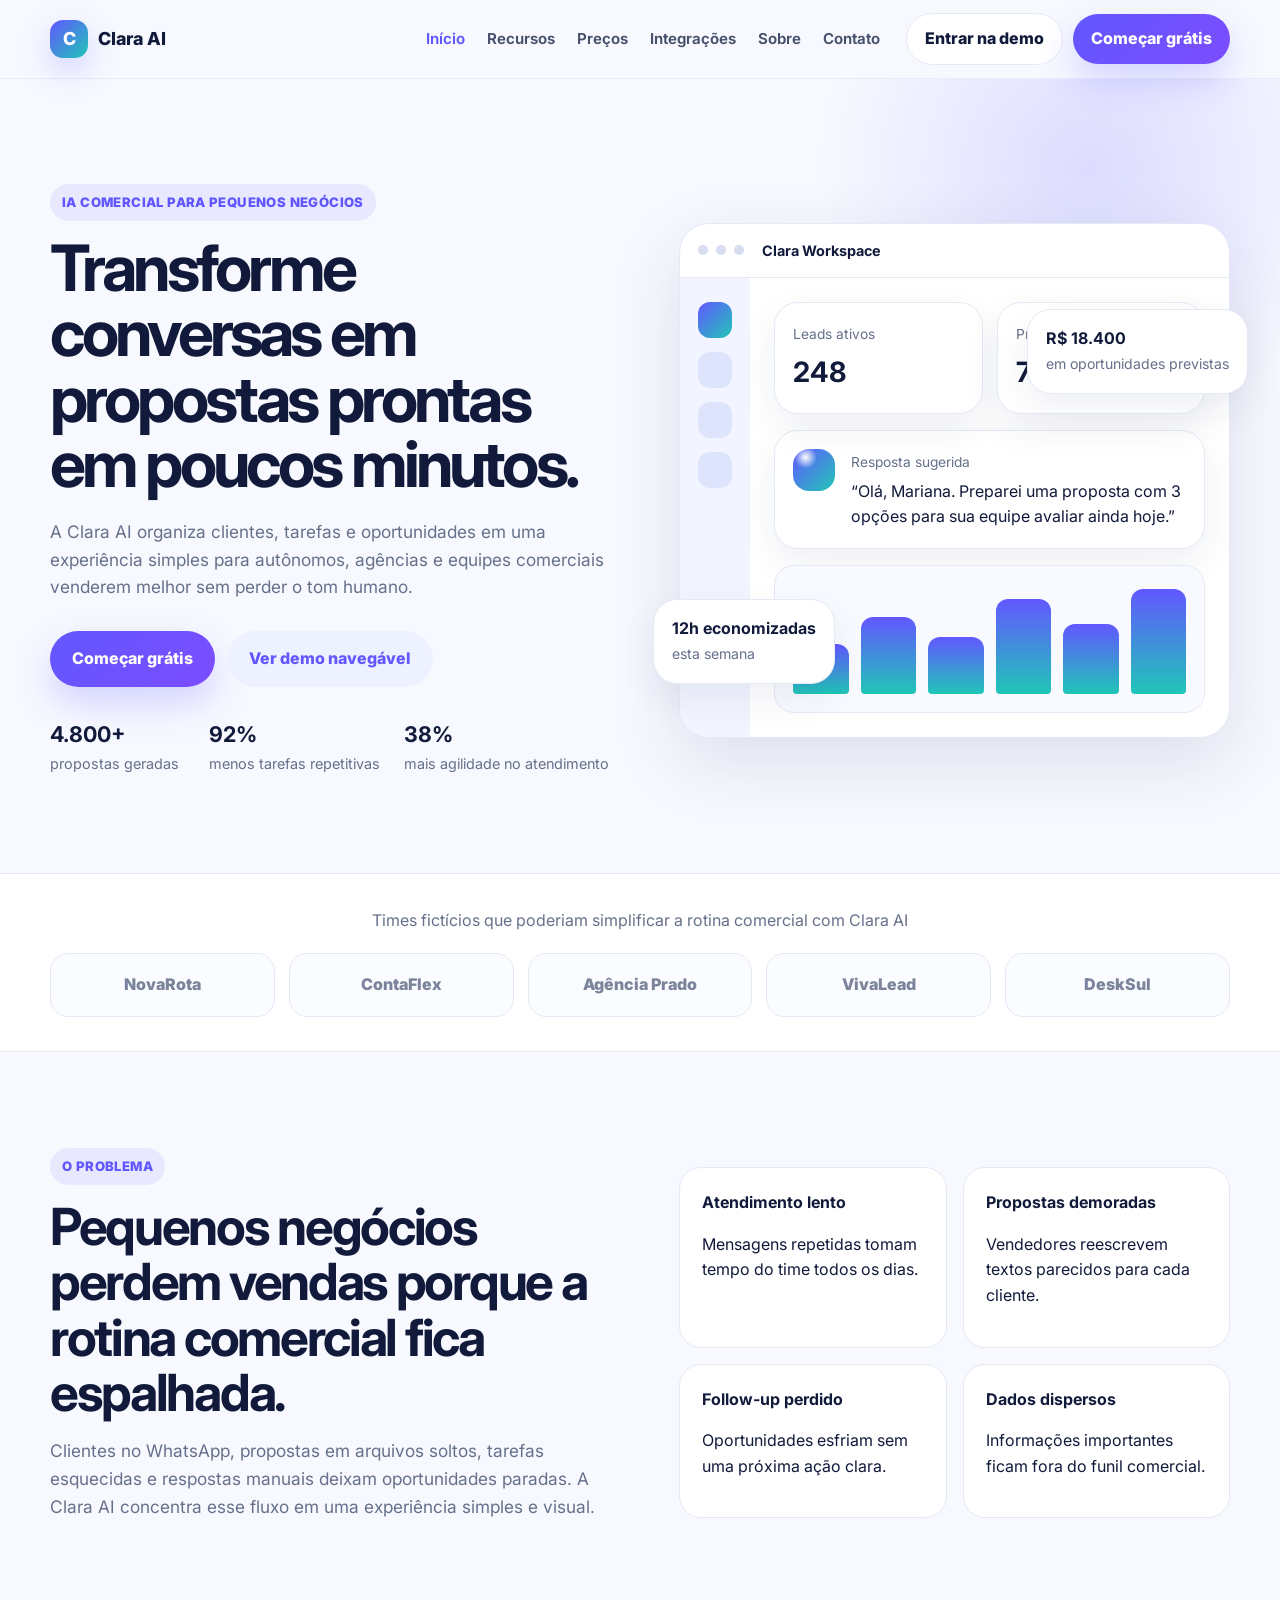
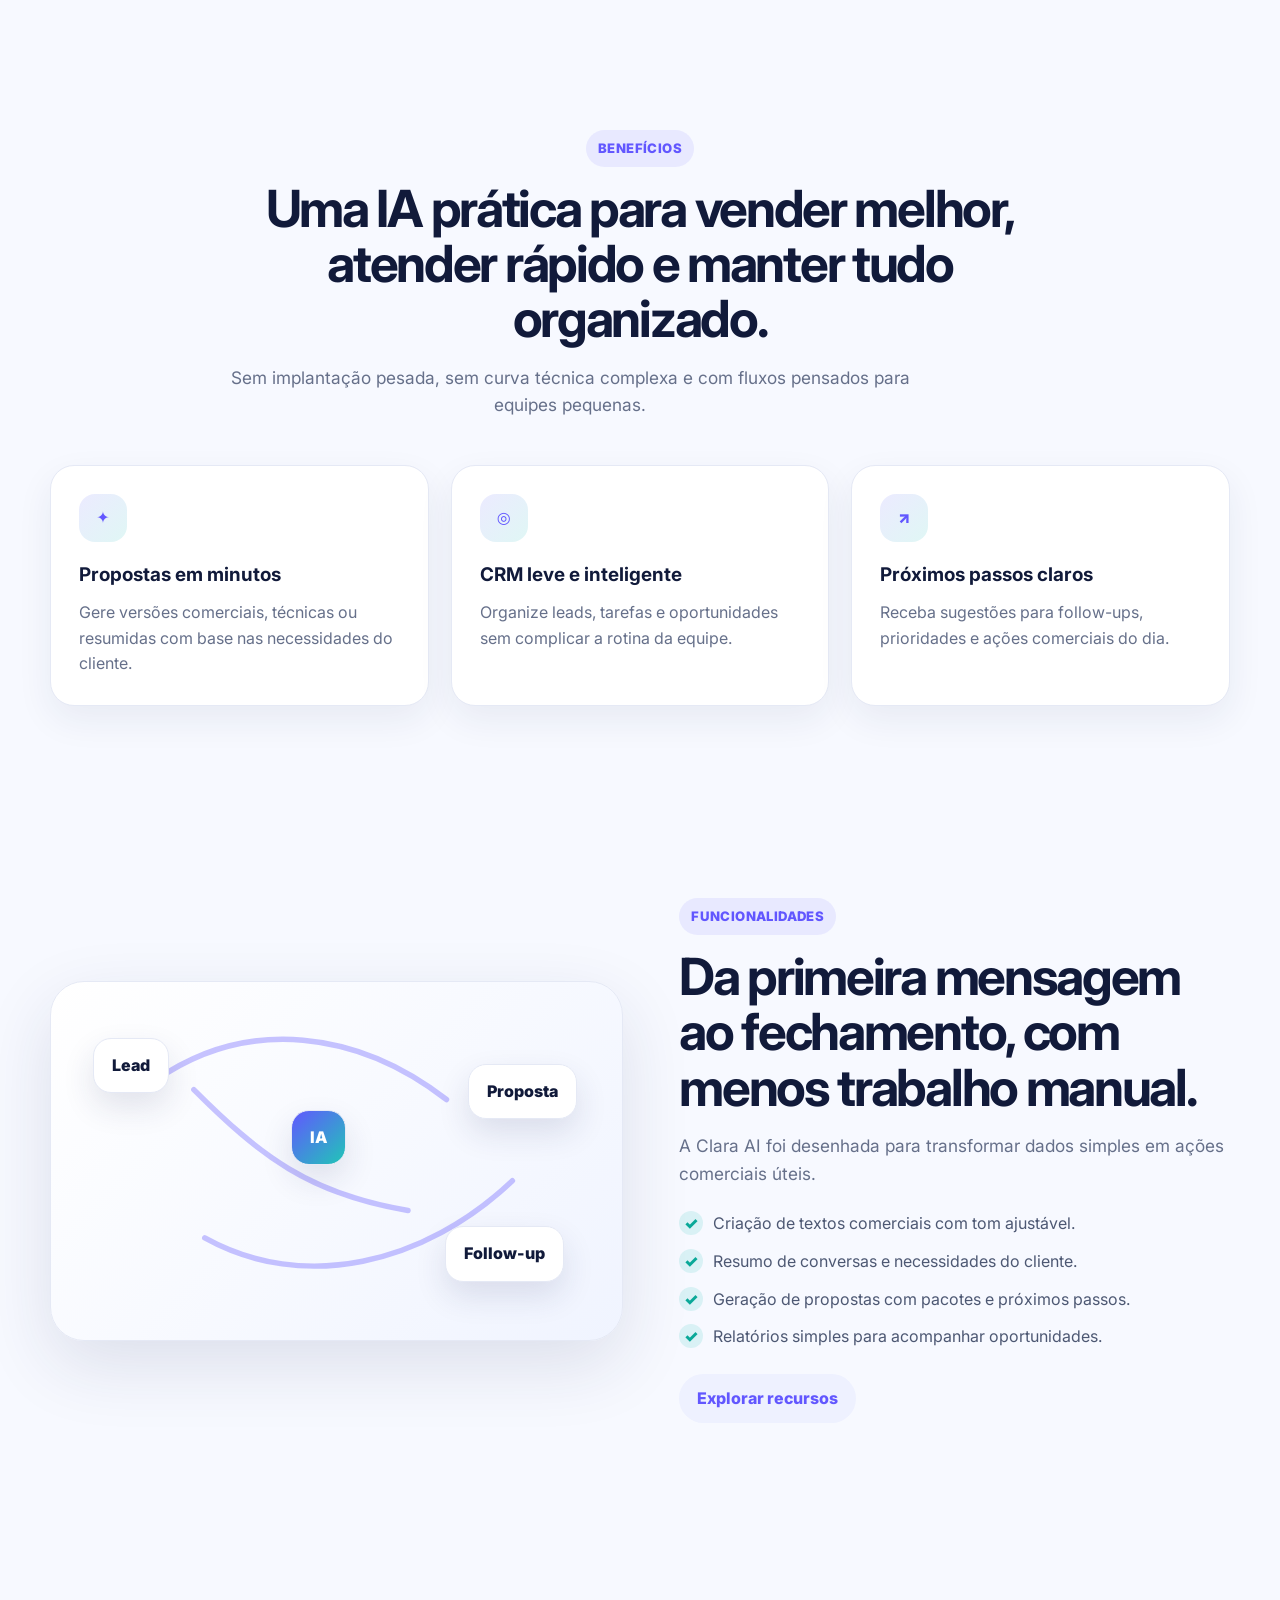
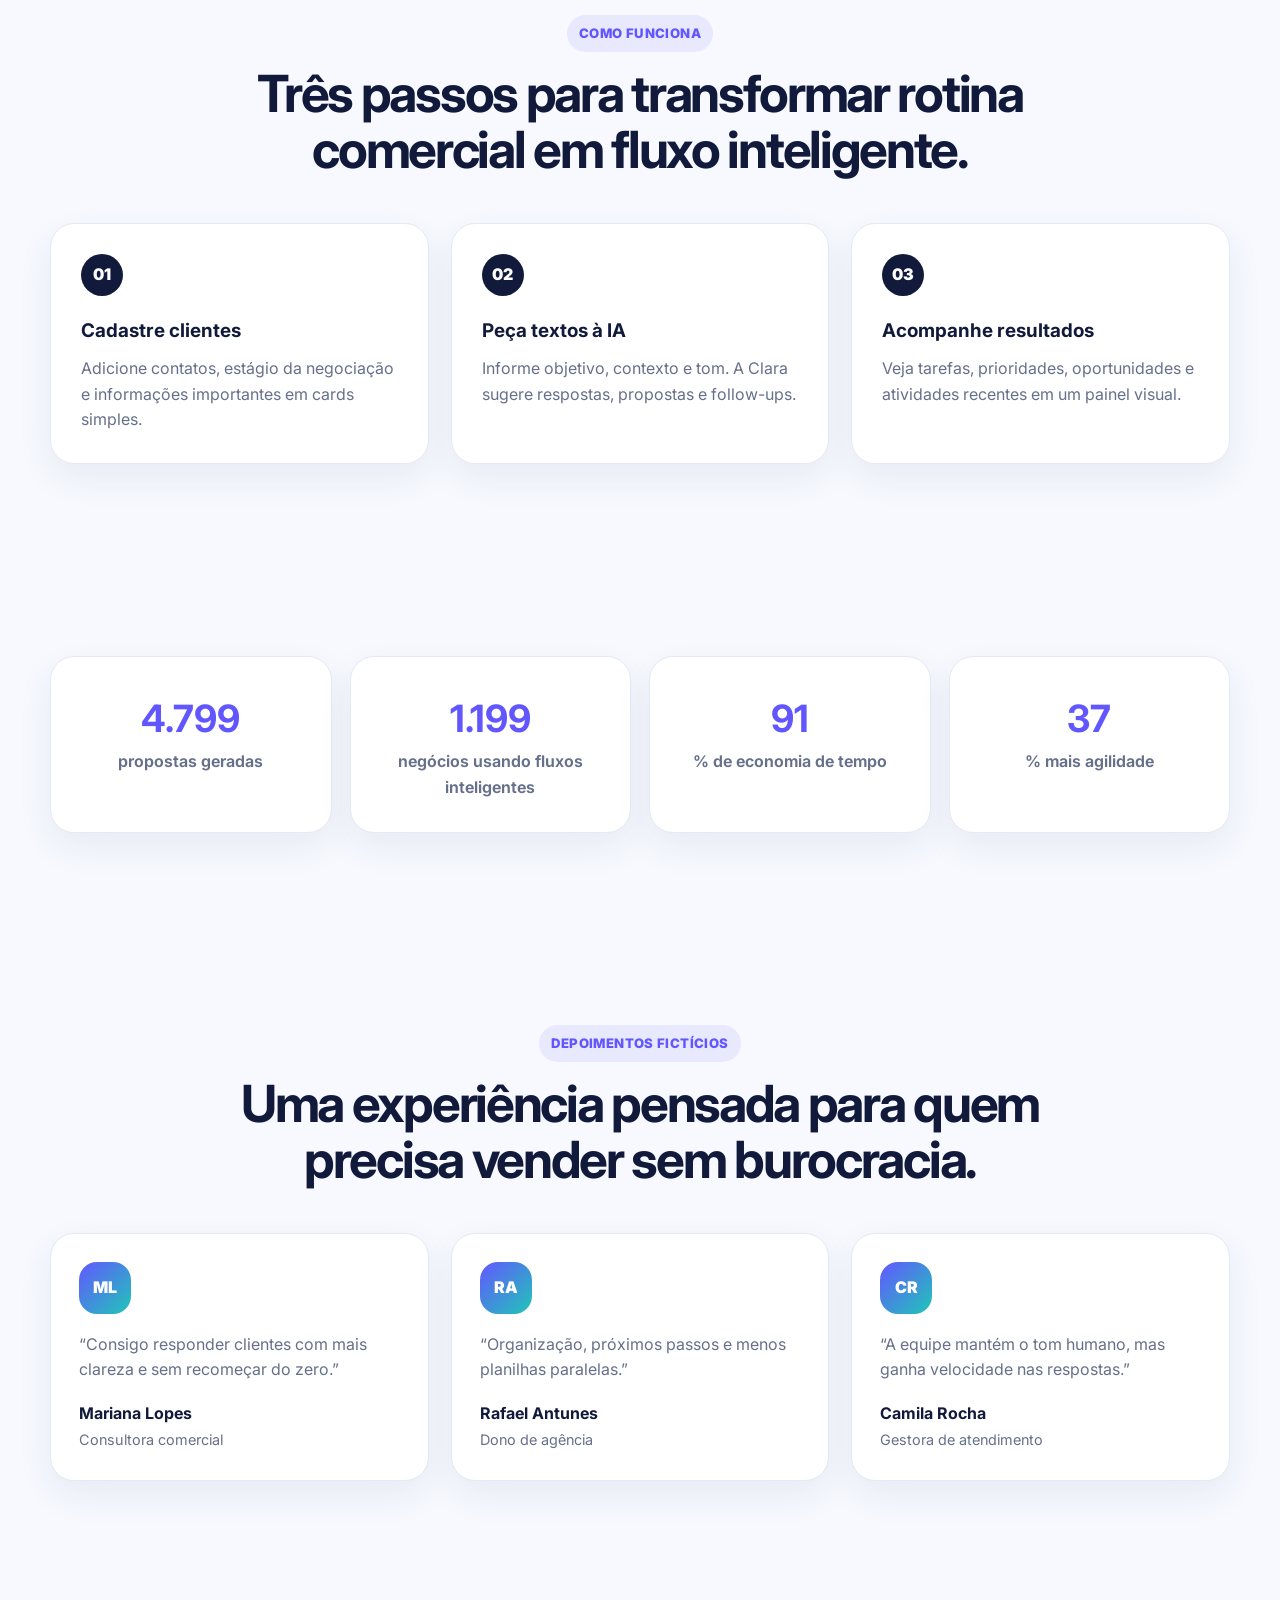
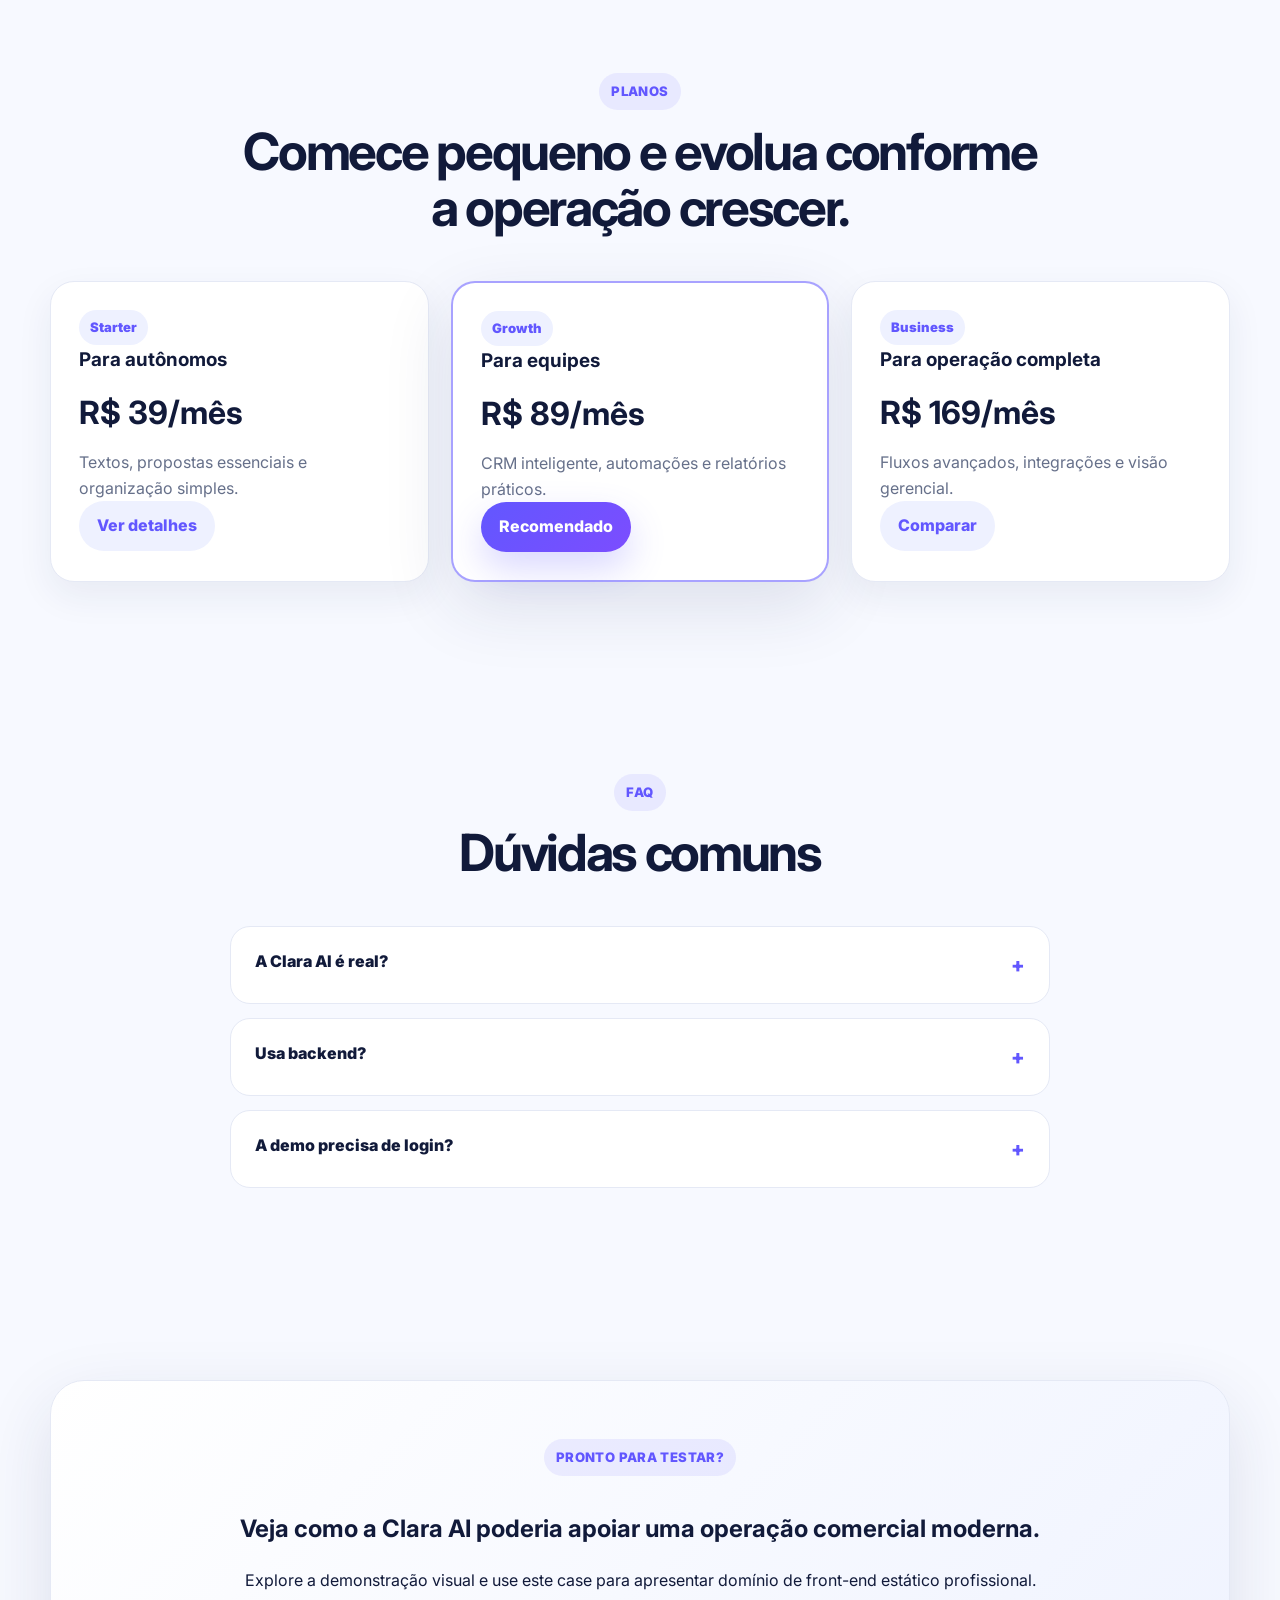
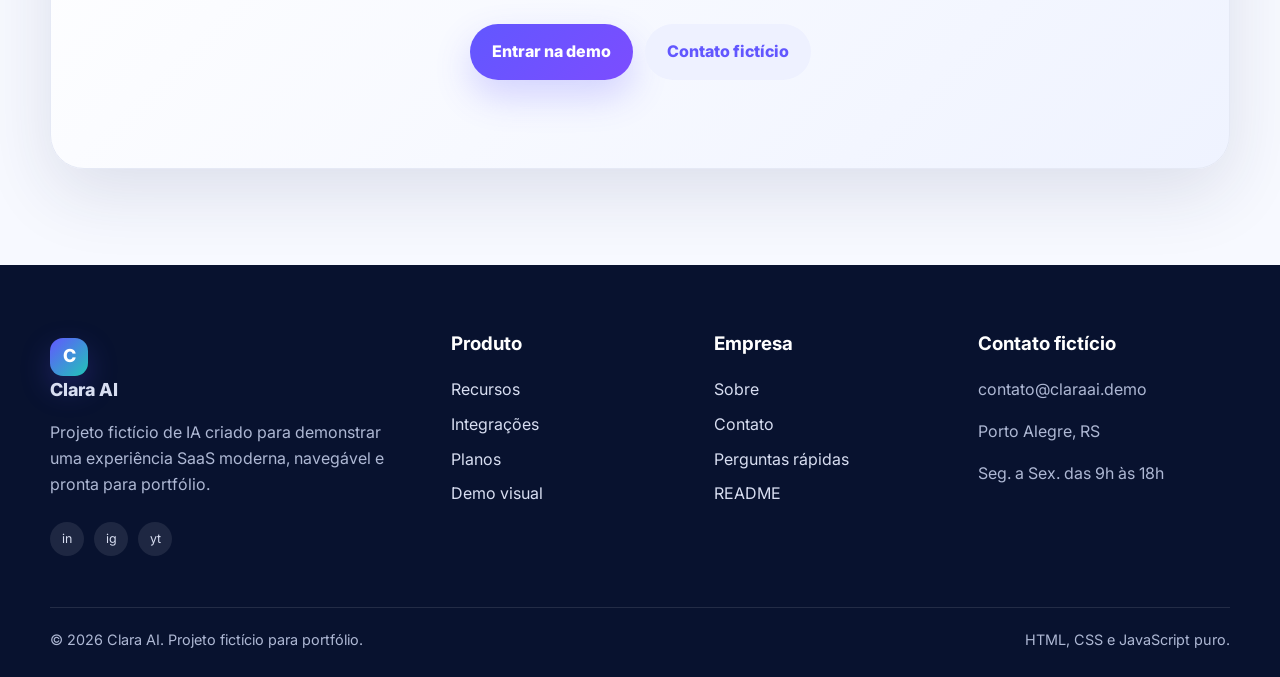
<file: index.html>
<!DOCTYPE html><html lang="pt-BR"><head><meta charset="UTF-8"><meta name="viewport" content="width=device-width, initial-scale=1.0"><title>Clara AI — SaaS de IA para pequenos negócios</title><meta name="description" content="Landing page SaaS fictícia da Clara AI."><meta name="theme-color" content="#6257ff"><link rel="preconnect" href="https://fonts.googleapis.com"><link rel="preconnect" href="https://fonts.gstatic.com" crossorigin><link href="https://fonts.googleapis.com/css2?family=Inter:wght@400;500;600;700;800&display=swap" rel="stylesheet"><link rel="stylesheet" href="assets/css/style.css"></head><body><a class="skip-link" href="#conteudo">Pular para o conteúdo</a><header class="site-header" data-header><div class="container header-inner"><a class="brand" href="index.html"><span class="brand-mark">C</span><span>Clara AI</span></a><button class="menu-toggle" type="button" aria-label="Abrir menu" aria-expanded="false" data-menu-toggle><span></span><span></span><span></span></button><nav class="main-nav" aria-label="Menu principal" data-main-nav><a href="index.html">Início</a><a href="recursos.html">Recursos</a><a href="precos.html">Preços</a><a href="integracoes.html">Integrações</a><a href="sobre.html">Sobre</a><a href="contato.html">Contato</a></nav><div class="header-actions"><a class="btn btn-ghost" href="demo.html">Entrar na demo</a><a class="btn btn-primary" href="precos.html">Começar grátis</a></div></div></header><main id="conteudo"><section class="hero section"><div class="container hero-grid"><div class="hero-copy reveal"><span class="eyebrow">IA comercial para pequenos negócios</span><h1>Transforme conversas em propostas prontas em poucos minutos.</h1><p class="hero-text">A Clara AI organiza clientes, tarefas e oportunidades em uma experiência simples para autônomos, agências e equipes comerciais venderem melhor sem perder o tom humano.</p><div class="hero-actions"><a class="btn btn-primary btn-large" href="precos.html">Começar grátis</a><a class="btn btn-soft btn-large" href="demo.html">Ver demo navegável</a></div><div class="trust-row"><div><strong>4.800+</strong><span>propostas geradas</span></div><div><strong>92%</strong><span>menos tarefas repetitivas</span></div><div><strong>38%</strong><span>mais agilidade no atendimento</span></div></div></div><div class="hero-visual reveal"><div class="mockup dashboard-mockup"><div class="mockup-topbar"><span></span><span></span><span></span><strong>Clara Workspace</strong></div><div class="mockup-body"><aside class="mockup-sidebar"><span class="active"></span><span></span><span></span><span></span></aside><div class="mockup-content"><div class="mockup-stat-row"><div class="mini-card"><span>Leads ativos</span><strong>248</strong></div><div class="mini-card"><span>Propostas</span><strong>76</strong></div></div><div class="ai-card"><div class="ai-orb"></div><div><span>Resposta sugerida</span><p>“Olá, Mariana. Preparei uma proposta com 3 opções para sua equipe avaliar ainda hoje.”</p></div></div><div class="chart-bars"><span style="--h:45%"></span><span style="--h:70%"></span><span style="--h:52%"></span><span style="--h:86%"></span><span style="--h:64%"></span><span style="--h:95%"></span></div></div></div></div><div class="floating-card card-time"><strong>12h economizadas</strong><span>esta semana</span></div><div class="floating-card card-deal"><strong>R$ 18.400</strong><span>em oportunidades previstas</span></div></div></div></section><section class="client-strip"><div class="container"><p>Times fictícios que poderiam simplificar a rotina comercial com Clara AI</p><div class="logo-grid"><span>NovaRota</span><span>ContaFlex</span><span>Agência Prado</span><span>VivaLead</span><span>DeskSul</span></div></div></section><section class="section"><div class="container two-col"><div class="section-copy reveal"><span class="eyebrow">O problema</span><h2>Pequenos negócios perdem vendas porque a rotina comercial fica espalhada.</h2><p>Clientes no WhatsApp, propostas em arquivos soltos, tarefas esquecidas e respostas manuais deixam oportunidades paradas. A Clara AI concentra esse fluxo em uma experiência simples e visual.</p></div><div class="pain-grid reveal"><article><strong>Atendimento lento</strong><p>Mensagens repetidas tomam tempo do time todos os dias.</p></article><article><strong>Propostas demoradas</strong><p>Vendedores reescrevem textos parecidos para cada cliente.</p></article><article><strong>Follow-up perdido</strong><p>Oportunidades esfriam sem uma próxima ação clara.</p></article><article><strong>Dados dispersos</strong><p>Informações importantes ficam fora do funil comercial.</p></article></div></div></section><section class="section benefits-section"><div class="container"><div class="section-heading reveal"><span class="eyebrow">Benefícios</span><h2>Uma IA prática para vender melhor, atender rápido e manter tudo organizado.</h2><p>Sem implantação pesada, sem curva técnica complexa e com fluxos pensados para equipes pequenas.</p></div><div class="cards-grid three"><article class="feature-card reveal"><span class="icon-bubble">✦</span><h3>Propostas em minutos</h3><p>Gere versões comerciais, técnicas ou resumidas com base nas necessidades do cliente.</p></article><article class="feature-card reveal"><span class="icon-bubble">◎</span><h3>CRM leve e inteligente</h3><p>Organize leads, tarefas e oportunidades sem complicar a rotina da equipe.</p></article><article class="feature-card reveal"><span class="icon-bubble">↗</span><h3>Próximos passos claros</h3><p>Receba sugestões para follow-ups, prioridades e ações comerciais do dia.</p></article></div></div></section><section class="section"><div class="container showcase-grid"><div class="automation-art reveal"><div class="node node-a">Lead</div><div class="node node-b">IA</div><div class="node node-c">Proposta</div><div class="node node-d">Follow-up</div><svg viewBox="0 0 520 320"><path d="M96 86 C180 28, 280 42, 360 104"/><path d="M140 230 C230 280, 340 254, 420 178"/><path d="M130 95 C190 155, 235 190, 325 205"/></svg></div><div class="section-copy reveal"><span class="eyebrow">Funcionalidades</span><h2>Da primeira mensagem ao fechamento, com menos trabalho manual.</h2><p>A Clara AI foi desenhada para transformar dados simples em ações comerciais úteis.</p><ul class="check-list"><li>Criação de textos comerciais com tom ajustável.</li><li>Resumo de conversas e necessidades do cliente.</li><li>Geração de propostas com pacotes e próximos passos.</li><li>Relatórios simples para acompanhar oportunidades.</li></ul><a class="btn btn-soft" href="recursos.html">Explorar recursos</a></div></div></section><section class="section"><div class="container"><div class="section-heading reveal"><span class="eyebrow">Como funciona</span><h2>Três passos para transformar rotina comercial em fluxo inteligente.</h2></div><div class="steps"><article class="step-card reveal"><span>01</span><h3>Cadastre clientes</h3><p>Adicione contatos, estágio da negociação e informações importantes em cards simples.</p></article><article class="step-card reveal"><span>02</span><h3>Peça textos à IA</h3><p>Informe objetivo, contexto e tom. A Clara sugere respostas, propostas e follow-ups.</p></article><article class="step-card reveal"><span>03</span><h3>Acompanhe resultados</h3><p>Veja tarefas, prioridades, oportunidades e atividades recentes em um painel visual.</p></article></div></div></section><section class="section stats-section"><div class="container stats-grid"><div class="stat-card reveal"><strong data-counter data-count="4800">0</strong><span>propostas geradas</span></div><div class="stat-card reveal"><strong data-counter data-count="1200">0</strong><span>negócios usando fluxos inteligentes</span></div><div class="stat-card reveal"><strong data-counter data-count="92">0</strong><span>% de economia de tempo</span></div><div class="stat-card reveal"><strong data-counter data-count="38">0</strong><span>% mais agilidade</span></div></div></section><section class="section"><div class="container"><div class="section-heading reveal"><span class="eyebrow">Depoimentos fictícios</span><h2>Uma experiência pensada para quem precisa vender sem burocracia.</h2></div><div class="cards-grid three"><article class="testimonial-card reveal"><div class="avatar">ML</div><p>“Consigo responder clientes com mais clareza e sem recomeçar do zero.”</p><strong>Mariana Lopes</strong><span>Consultora comercial</span></article><article class="testimonial-card reveal"><div class="avatar">RA</div><p>“Organização, próximos passos e menos planilhas paralelas.”</p><strong>Rafael Antunes</strong><span>Dono de agência</span></article><article class="testimonial-card reveal"><div class="avatar">CR</div><p>“A equipe mantém o tom humano, mas ganha velocidade nas respostas.”</p><strong>Camila Rocha</strong><span>Gestora de atendimento</span></article></div></div></section><section class="section"><div class="container"><div class="section-heading reveal"><span class="eyebrow">Planos</span><h2>Comece pequeno e evolua conforme a operação crescer.</h2></div><div class="cards-grid three"><article class="price-card reveal"><span class="plan-tag">Starter</span><h3>Para autônomos</h3><strong>R$ 39/mês</strong><p>Textos, propostas essenciais e organização simples.</p><a class="btn btn-soft" href="precos.html">Ver detalhes</a></article><article class="price-card price-card-featured reveal"><span class="plan-tag">Growth</span><h3>Para equipes</h3><strong>R$ 89/mês</strong><p>CRM inteligente, automações e relatórios práticos.</p><a class="btn btn-primary" href="precos.html">Recomendado</a></article><article class="price-card reveal"><span class="plan-tag">Business</span><h3>Para operação completa</h3><strong>R$ 169/mês</strong><p>Fluxos avançados, integrações e visão gerencial.</p><a class="btn btn-soft" href="precos.html">Comparar</a></article></div></div></section><section class="section faq-section"><div class="container narrow"><div class="section-heading reveal"><span class="eyebrow">FAQ</span><h2>Dúvidas comuns</h2></div><div class="faq-list"><article class="faq-item reveal"><button type="button" class="faq-question">A Clara AI é real?</button><div class="faq-answer"><p>Não. É um projeto fictício criado para portfólio.</p></div></article><article class="faq-item reveal"><button type="button" class="faq-question">Usa backend?</button><div class="faq-answer"><p>Não. Tudo funciona com HTML, CSS e JavaScript puro.</p></div></article><article class="faq-item reveal"><button type="button" class="faq-question">A demo precisa de login?</button><div class="faq-answer"><p>Não. A demo abre diretamente com dados simulados.</p></div></article></div></div></section><section class="section final-cta"><div class="container cta-card reveal"><span class="eyebrow">Pronto para testar?</span><h2>Veja como a Clara AI poderia apoiar uma operação comercial moderna.</h2><p>Explore a demonstração visual e use este case para apresentar domínio de front-end estático profissional.</p><div class="hero-actions"><a class="btn btn-primary btn-large" href="demo.html">Entrar na demo</a><a class="btn btn-soft btn-large" href="contato.html">Contato fictício</a></div></div></section></main><footer class="site-footer"><div class="container footer-grid"><div class="footer-brand"><a class="brand brand-footer" href="index.html"><span class="brand-mark">C</span><span>Clara AI</span></a><p>Projeto fictício de IA criado para demonstrar uma experiência SaaS moderna, navegável e pronta para portfólio.</p><div class="social-links"><a href="#">in</a><a href="#">ig</a><a href="#">yt</a></div></div><div><h3>Produto</h3><a href="recursos.html">Recursos</a><a href="integracoes.html">Integrações</a><a href="precos.html">Planos</a><a href="demo.html">Demo visual</a></div><div><h3>Empresa</h3><a href="sobre.html">Sobre</a><a href="contato.html">Contato</a><a href="contato.html#faq-contato">Perguntas rápidas</a><a href="README.md">README</a></div><div><h3>Contato fictício</h3><p>contato@claraai.demo</p><p>Porto Alegre, RS</p><p>Seg. a Sex. das 9h às 18h</p></div></div><div class="container footer-bottom"><span>© 2026 Clara AI. Projeto fictício para portfólio.</span><span>HTML, CSS e JavaScript puro.</span></div></footer><button class="back-to-top" type="button" aria-label="Voltar ao topo" data-back-to-top>↑</button><script src="assets/js/script.js"></script></body></html>
</file>
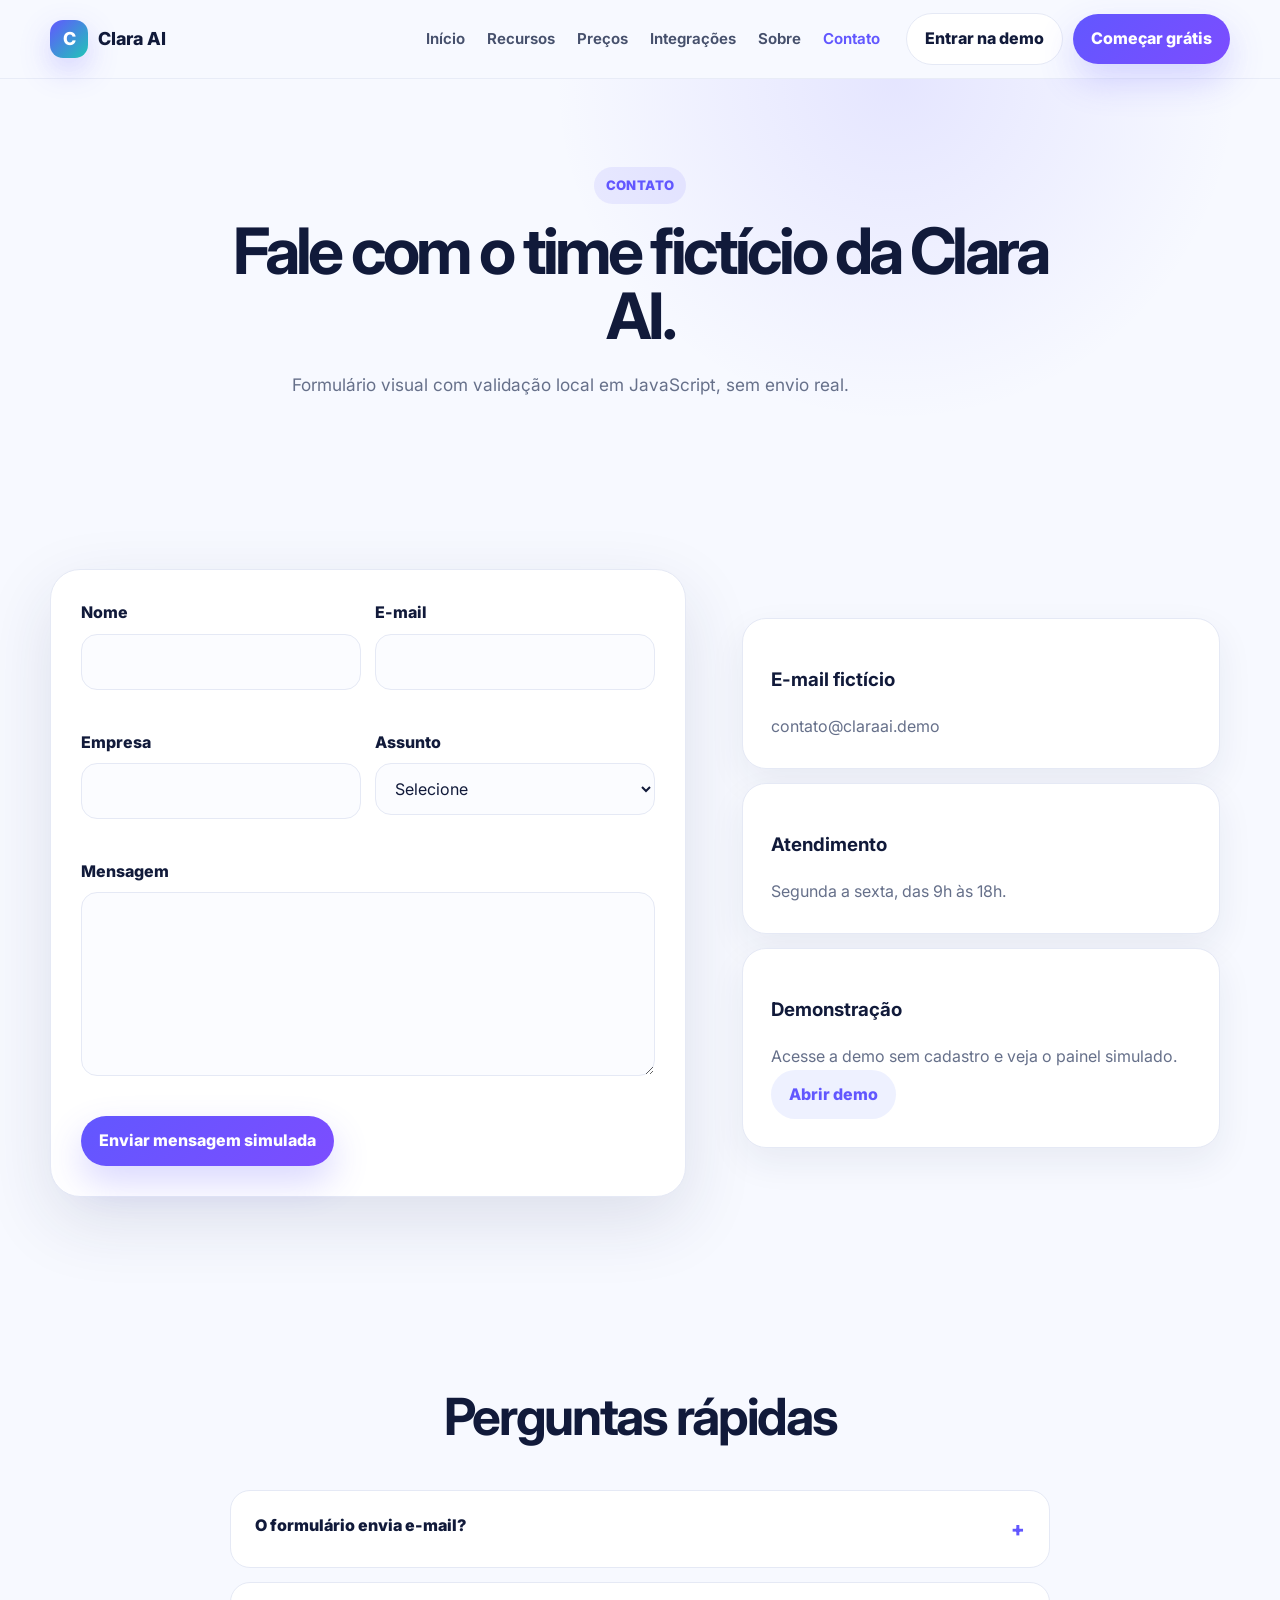
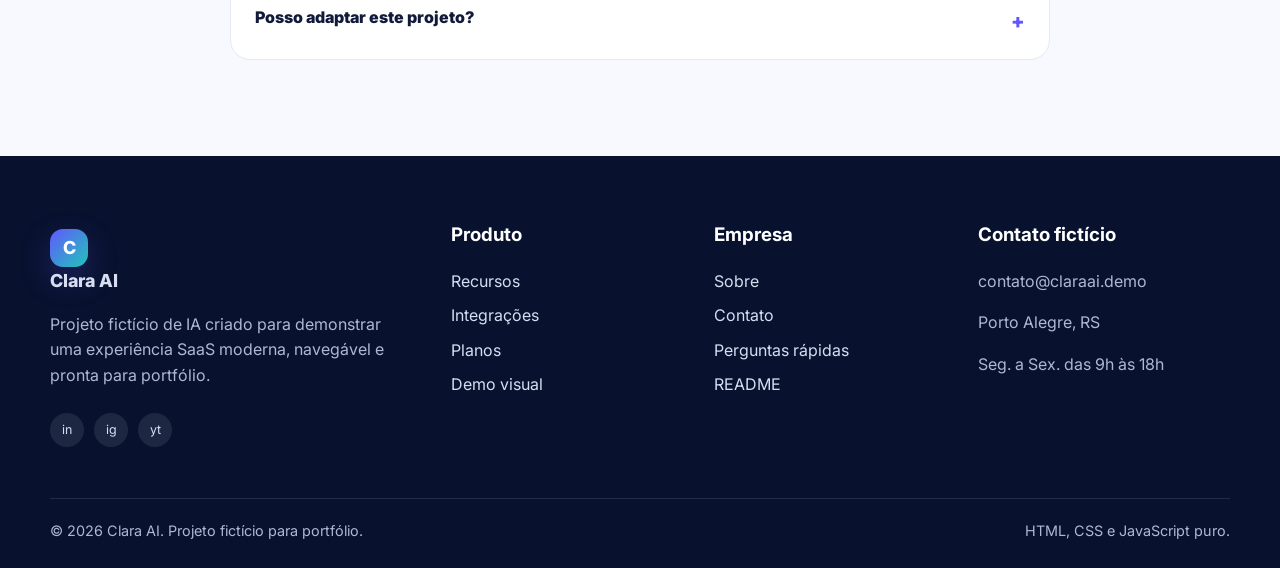
<file: contato.html>
<!DOCTYPE html><html lang="pt-BR"><head><meta charset="UTF-8"><meta name="viewport" content="width=device-width, initial-scale=1.0"><title>Contato — Clara AI</title><meta name="description" content="Contato fictício da Clara AI."><meta name="theme-color" content="#6257ff"><link rel="preconnect" href="https://fonts.googleapis.com"><link rel="preconnect" href="https://fonts.gstatic.com" crossorigin><link href="https://fonts.googleapis.com/css2?family=Inter:wght@400;500;600;700;800&display=swap" rel="stylesheet"><link rel="stylesheet" href="assets/css/style.css"></head><body><a class="skip-link" href="#conteudo">Pular para o conteúdo</a><header class="site-header" data-header><div class="container header-inner"><a class="brand" href="index.html"><span class="brand-mark">C</span><span>Clara AI</span></a><button class="menu-toggle" type="button" aria-label="Abrir menu" aria-expanded="false" data-menu-toggle><span></span><span></span><span></span></button><nav class="main-nav" aria-label="Menu principal" data-main-nav><a href="index.html">Início</a><a href="recursos.html">Recursos</a><a href="precos.html">Preços</a><a href="integracoes.html">Integrações</a><a href="sobre.html">Sobre</a><a href="contato.html">Contato</a></nav><div class="header-actions"><a class="btn btn-ghost" href="demo.html">Entrar na demo</a><a class="btn btn-primary" href="precos.html">Começar grátis</a></div></div></header><main id="conteudo"><section class="page-hero"><div class="container narrow reveal"><span class="eyebrow">Contato</span><h1>Fale com o time fictício da Clara AI.</h1><p>Formulário visual com validação local em JavaScript, sem envio real.</p></div></section><section class="section"><div class="container contact-grid"><form class="form-card reveal" data-contact-form novalidate><div class="form-row"><div class="field"><label for="nome">Nome</label><input id="nome" name="nome" type="text"><small></small></div><div class="field"><label for="email">E-mail</label><input id="email" name="email" type="email"><small></small></div></div><div class="form-row"><div class="field"><label for="empresa">Empresa</label><input id="empresa" name="empresa" type="text"><small></small></div><div class="field"><label for="assunto">Assunto</label><select id="assunto" name="assunto"><option value="">Selecione</option><option>Quero testar a demo</option><option>Tenho uma dúvida</option><option>Parceria fictícia</option></select><small></small></div></div><div class="field"><label for="mensagem">Mensagem</label><textarea id="mensagem" name="mensagem" rows="6"></textarea><small></small></div><button class="btn btn-primary" type="submit">Enviar mensagem simulada</button><div class="success-message" data-success>Mensagem validada com sucesso. Nenhum dado foi enviado.</div></form><div class="quick-questions reveal"><article class="contact-card"><h3>E-mail fictício</h3><p>contato@claraai.demo</p></article><article class="contact-card"><h3>Atendimento</h3><p>Segunda a sexta, das 9h às 18h.</p></article><article class="contact-card"><h3>Demonstração</h3><p>Acesse a demo sem cadastro e veja o painel simulado.</p><a class="btn btn-soft" href="demo.html">Abrir demo</a></article></div></div></section><section class="section faq-section" id="faq-contato"><div class="container narrow"><div class="section-heading"><h2>Perguntas rápidas</h2></div><div class="faq-list"><article class="faq-item"><button class="faq-question" type="button">O formulário envia e-mail?</button><div class="faq-answer"><p>Não. A validação é apenas visual e local.</p></div></article><article class="faq-item"><button class="faq-question" type="button">Posso adaptar este projeto?</button><div class="faq-answer"><p>Sim. Ele foi estruturado para ser editado e expandido.</p></div></article></div></div></section></main><footer class="site-footer"><div class="container footer-grid"><div class="footer-brand"><a class="brand brand-footer" href="index.html"><span class="brand-mark">C</span><span>Clara AI</span></a><p>Projeto fictício de IA criado para demonstrar uma experiência SaaS moderna, navegável e pronta para portfólio.</p><div class="social-links"><a href="#">in</a><a href="#">ig</a><a href="#">yt</a></div></div><div><h3>Produto</h3><a href="recursos.html">Recursos</a><a href="integracoes.html">Integrações</a><a href="precos.html">Planos</a><a href="demo.html">Demo visual</a></div><div><h3>Empresa</h3><a href="sobre.html">Sobre</a><a href="contato.html">Contato</a><a href="contato.html#faq-contato">Perguntas rápidas</a><a href="README.md">README</a></div><div><h3>Contato fictício</h3><p>contato@claraai.demo</p><p>Porto Alegre, RS</p><p>Seg. a Sex. das 9h às 18h</p></div></div><div class="container footer-bottom"><span>© 2026 Clara AI. Projeto fictício para portfólio.</span><span>HTML, CSS e JavaScript puro.</span></div></footer><button class="back-to-top" type="button" aria-label="Voltar ao topo" data-back-to-top>↑</button><script src="assets/js/script.js"></script></body></html>
</file>
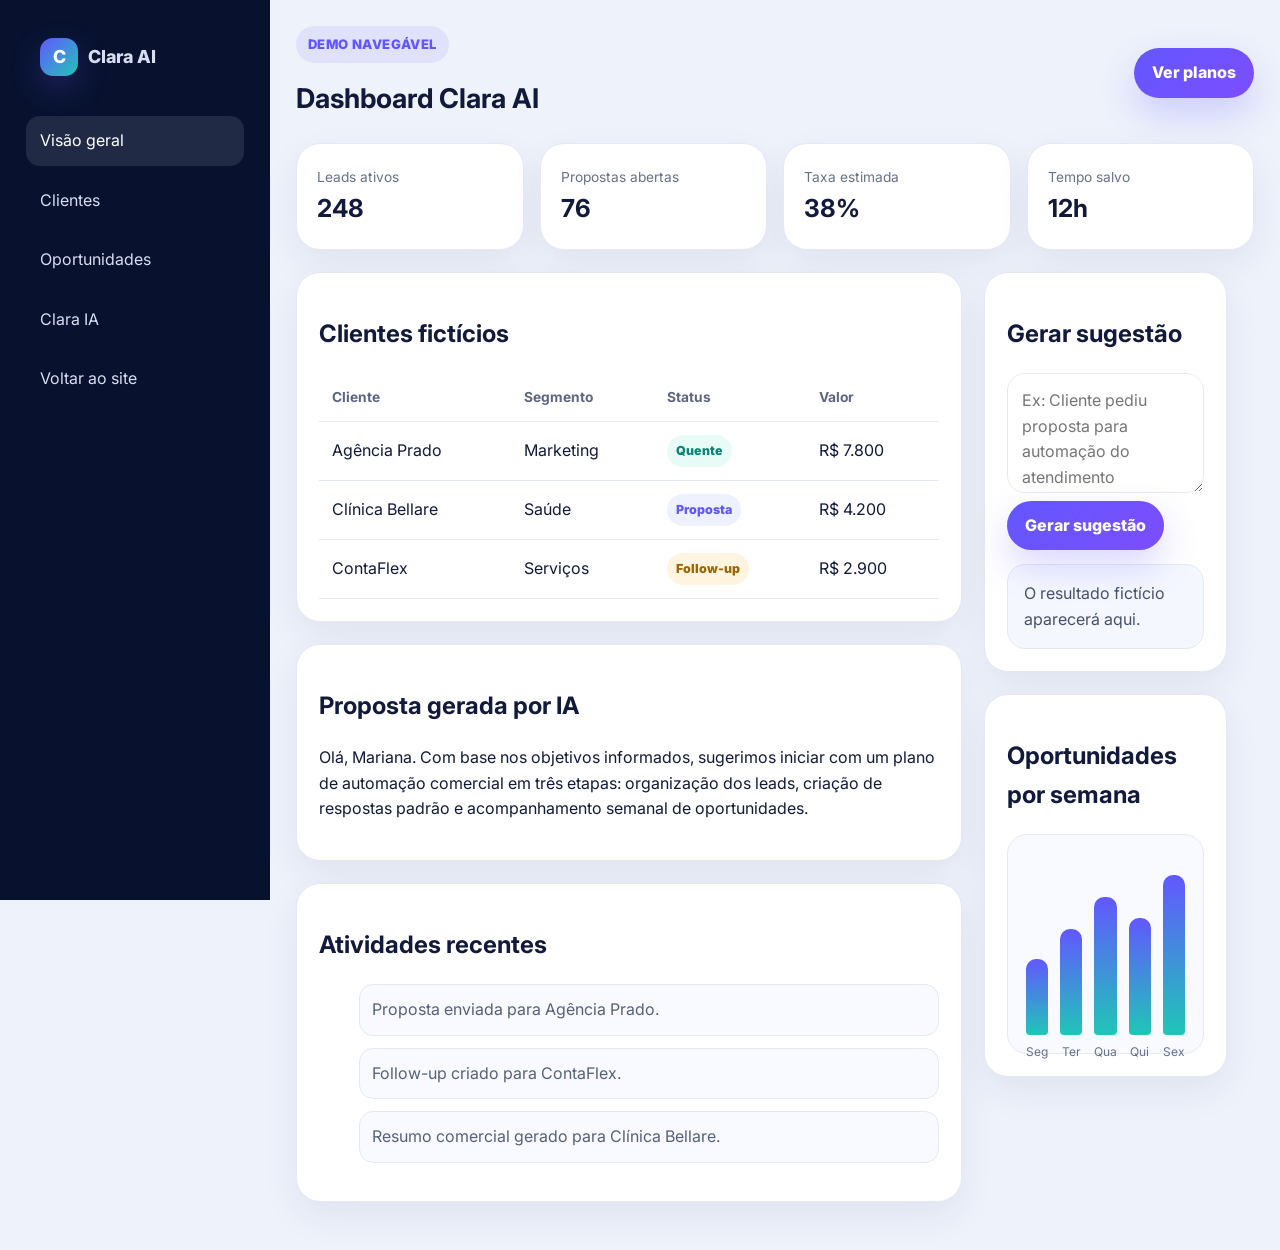
<file: demo.html>
<!DOCTYPE html><html lang="pt-BR"><head><meta charset="UTF-8"><meta name="viewport" content="width=device-width, initial-scale=1.0"><title>Demo — Clara AI</title><meta name="description" content="Mini-dashboard SaaS fictício da Clara AI."><link rel="preconnect" href="https://fonts.googleapis.com"><link rel="preconnect" href="https://fonts.gstatic.com" crossorigin><link href="https://fonts.googleapis.com/css2?family=Inter:wght@400;500;600;700;800&display=swap" rel="stylesheet"><link rel="stylesheet" href="assets/css/style.css"></head><body class="demo-body"><div class="demo-shell"><aside class="demo-sidebar"><a class="brand brand-footer" href="index.html"><span class="brand-mark">C</span><span>Clara AI</span></a><nav><a class="active" href="#">Visão geral</a><a href="#clientes">Clientes</a><a href="#oportunidades">Oportunidades</a><a href="#ia">Clara IA</a><a href="index.html">Voltar ao site</a></nav></aside><main class="demo-main" id="conteudo"><div class="demo-topbar"><div><span class="eyebrow">Demo navegável</span><h1>Dashboard Clara AI</h1></div><a class="btn btn-primary" href="precos.html">Ver planos</a></div><section class="metric-grid"><article class="metric-card"><span>Leads ativos</span><strong>248</strong></article><article class="metric-card"><span>Propostas abertas</span><strong>76</strong></article><article class="metric-card"><span>Taxa estimada</span><strong>38%</strong></article><article class="metric-card"><span>Tempo salvo</span><strong>12h</strong></article></section><div class="demo-grid"><div><article class="table-card" id="clientes"><h2>Clientes fictícios</h2><div class="table-responsive"><table class="data-table"><thead><tr><th>Cliente</th><th>Segmento</th><th>Status</th><th>Valor</th></tr></thead><tbody><tr><td>Agência Prado</td><td>Marketing</td><td><span class="badge win">Quente</span></td><td>R$ 7.800</td></tr><tr><td>Clínica Bellare</td><td>Saúde</td><td><span class="badge">Proposta</span></td><td>R$ 4.200</td></tr><tr><td>ContaFlex</td><td>Serviços</td><td><span class="badge warn">Follow-up</span></td><td>R$ 2.900</td></tr></tbody></table></div></article><article class="proposal-card" id="ia"><h2>Proposta gerada por IA</h2><p>Olá, Mariana. Com base nos objetivos informados, sugerimos iniciar com um plano de automação comercial em três etapas: organização dos leads, criação de respostas padrão e acompanhamento semanal de oportunidades.</p></article><article class="table-card"><h2>Atividades recentes</h2><ul class="activity-list"><li>Proposta enviada para Agência Prado.</li><li>Follow-up criado para ContaFlex.</li><li>Resumo comercial gerado para Clínica Bellare.</li></ul></article></div><aside><article class="prompt-card"><h2>Gerar sugestão</h2><textarea data-demo-prompt placeholder="Ex: Cliente pediu proposta para automação do atendimento comercial..."></textarea><button class="btn btn-primary" type="button" data-generate>Gerar sugestão</button><div class="ai-result" data-ai-output>O resultado fictício aparecerá aqui.</div></article><article class="table-card"><h2>Oportunidades por semana</h2><div class="demo-chart"><span style="--h:42%" data-label="Seg"></span><span style="--h:58%" data-label="Ter"></span><span style="--h:76%" data-label="Qua"></span><span style="--h:64%" data-label="Qui"></span><span style="--h:88%" data-label="Sex"></span></div></article></aside></div></main></div><button class="back-to-top" type="button" aria-label="Voltar ao topo" data-back-to-top>↑</button><script src="assets/js/script.js"></script></body></html>
</file>
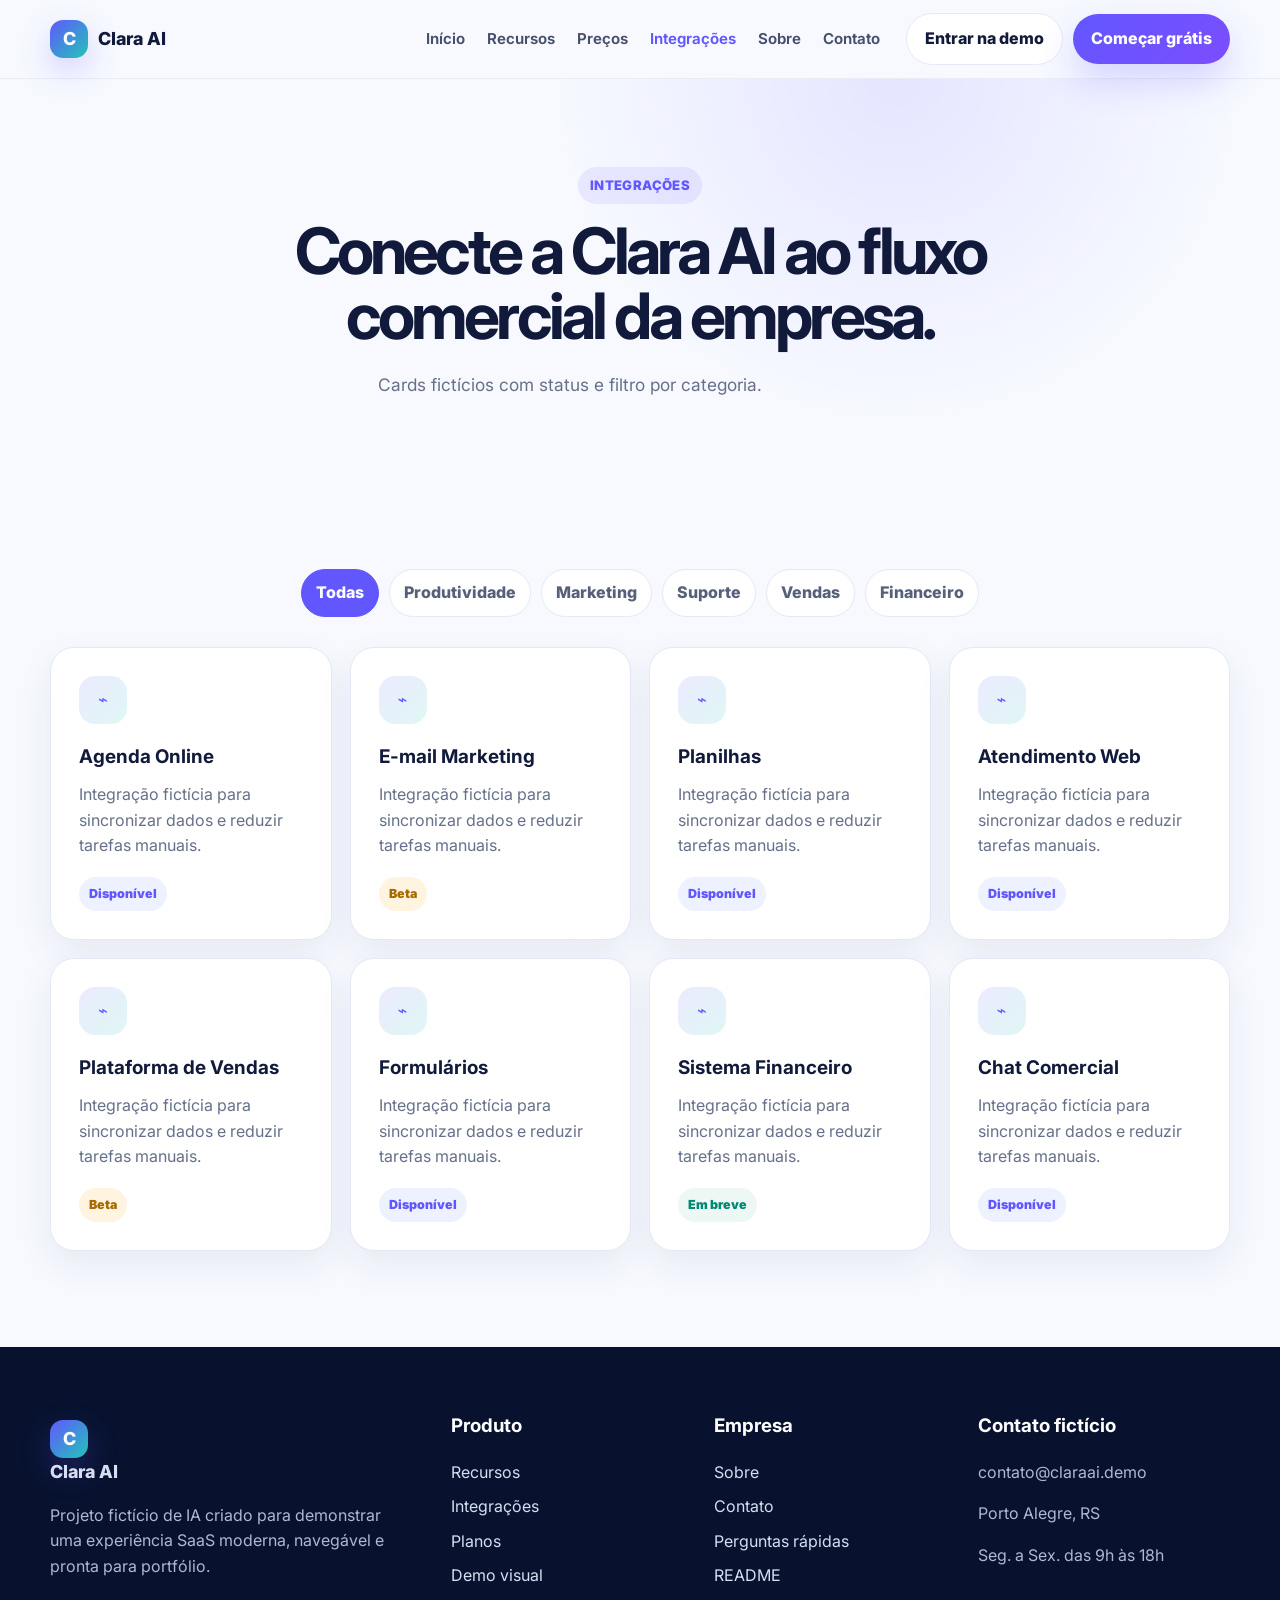
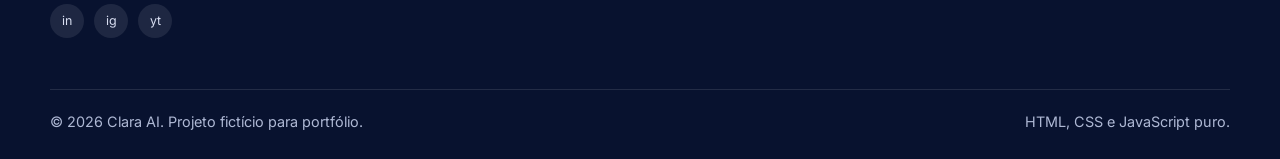
<file: integracoes.html>
<!DOCTYPE html><html lang="pt-BR"><head><meta charset="UTF-8"><meta name="viewport" content="width=device-width, initial-scale=1.0"><title>Integrações — Clara AI</title><meta name="description" content="Integrações fictícias da Clara AI."><meta name="theme-color" content="#6257ff"><link rel="preconnect" href="https://fonts.googleapis.com"><link rel="preconnect" href="https://fonts.gstatic.com" crossorigin><link href="https://fonts.googleapis.com/css2?family=Inter:wght@400;500;600;700;800&display=swap" rel="stylesheet"><link rel="stylesheet" href="assets/css/style.css"></head><body><a class="skip-link" href="#conteudo">Pular para o conteúdo</a><header class="site-header" data-header><div class="container header-inner"><a class="brand" href="index.html"><span class="brand-mark">C</span><span>Clara AI</span></a><button class="menu-toggle" type="button" aria-label="Abrir menu" aria-expanded="false" data-menu-toggle><span></span><span></span><span></span></button><nav class="main-nav" aria-label="Menu principal" data-main-nav><a href="index.html">Início</a><a href="recursos.html">Recursos</a><a href="precos.html">Preços</a><a href="integracoes.html">Integrações</a><a href="sobre.html">Sobre</a><a href="contato.html">Contato</a></nav><div class="header-actions"><a class="btn btn-ghost" href="demo.html">Entrar na demo</a><a class="btn btn-primary" href="precos.html">Começar grátis</a></div></div></header><main id="conteudo"><section class="page-hero"><div class="container narrow reveal"><span class="eyebrow">Integrações</span><h1>Conecte a Clara AI ao fluxo comercial da empresa.</h1><p>Cards fictícios com status e filtro por categoria.</p></div></section><section class="section"><div class="container"><div class="filter-bar" data-filter-bar><button class="filter-btn active" data-filter="all">Todas</button><button class="filter-btn" data-filter="prod">Produtividade</button><button class="filter-btn" data-filter="marketing">Marketing</button><button class="filter-btn" data-filter="suporte">Suporte</button><button class="filter-btn" data-filter="vendas">Vendas</button><button class="filter-btn" data-filter="financeiro">Financeiro</button></div><div class="integration-grid"><article class="integration-card reveal" data-category="prod"><span class="icon-bubble">⌁</span><h3>Agenda Online</h3><p>Integração fictícia para sincronizar dados e reduzir tarefas manuais.</p><span class="status ">Disponível</span></article><article class="integration-card reveal" data-category="marketing"><span class="icon-bubble">⌁</span><h3>E-mail Marketing</h3><p>Integração fictícia para sincronizar dados e reduzir tarefas manuais.</p><span class="status beta">Beta</span></article><article class="integration-card reveal" data-category="prod"><span class="icon-bubble">⌁</span><h3>Planilhas</h3><p>Integração fictícia para sincronizar dados e reduzir tarefas manuais.</p><span class="status ">Disponível</span></article><article class="integration-card reveal" data-category="suporte"><span class="icon-bubble">⌁</span><h3>Atendimento Web</h3><p>Integração fictícia para sincronizar dados e reduzir tarefas manuais.</p><span class="status ">Disponível</span></article><article class="integration-card reveal" data-category="vendas"><span class="icon-bubble">⌁</span><h3>Plataforma de Vendas</h3><p>Integração fictícia para sincronizar dados e reduzir tarefas manuais.</p><span class="status beta">Beta</span></article><article class="integration-card reveal" data-category="marketing"><span class="icon-bubble">⌁</span><h3>Formulários</h3><p>Integração fictícia para sincronizar dados e reduzir tarefas manuais.</p><span class="status ">Disponível</span></article><article class="integration-card reveal" data-category="financeiro"><span class="icon-bubble">⌁</span><h3>Sistema Financeiro</h3><p>Integração fictícia para sincronizar dados e reduzir tarefas manuais.</p><span class="status soon">Em breve</span></article><article class="integration-card reveal" data-category="suporte"><span class="icon-bubble">⌁</span><h3>Chat Comercial</h3><p>Integração fictícia para sincronizar dados e reduzir tarefas manuais.</p><span class="status ">Disponível</span></article></div></div></section></main><footer class="site-footer"><div class="container footer-grid"><div class="footer-brand"><a class="brand brand-footer" href="index.html"><span class="brand-mark">C</span><span>Clara AI</span></a><p>Projeto fictício de IA criado para demonstrar uma experiência SaaS moderna, navegável e pronta para portfólio.</p><div class="social-links"><a href="#">in</a><a href="#">ig</a><a href="#">yt</a></div></div><div><h3>Produto</h3><a href="recursos.html">Recursos</a><a href="integracoes.html">Integrações</a><a href="precos.html">Planos</a><a href="demo.html">Demo visual</a></div><div><h3>Empresa</h3><a href="sobre.html">Sobre</a><a href="contato.html">Contato</a><a href="contato.html#faq-contato">Perguntas rápidas</a><a href="README.md">README</a></div><div><h3>Contato fictício</h3><p>contato@claraai.demo</p><p>Porto Alegre, RS</p><p>Seg. a Sex. das 9h às 18h</p></div></div><div class="container footer-bottom"><span>© 2026 Clara AI. Projeto fictício para portfólio.</span><span>HTML, CSS e JavaScript puro.</span></div></footer><button class="back-to-top" type="button" aria-label="Voltar ao topo" data-back-to-top>↑</button><script src="assets/js/script.js"></script></body></html>
</file>
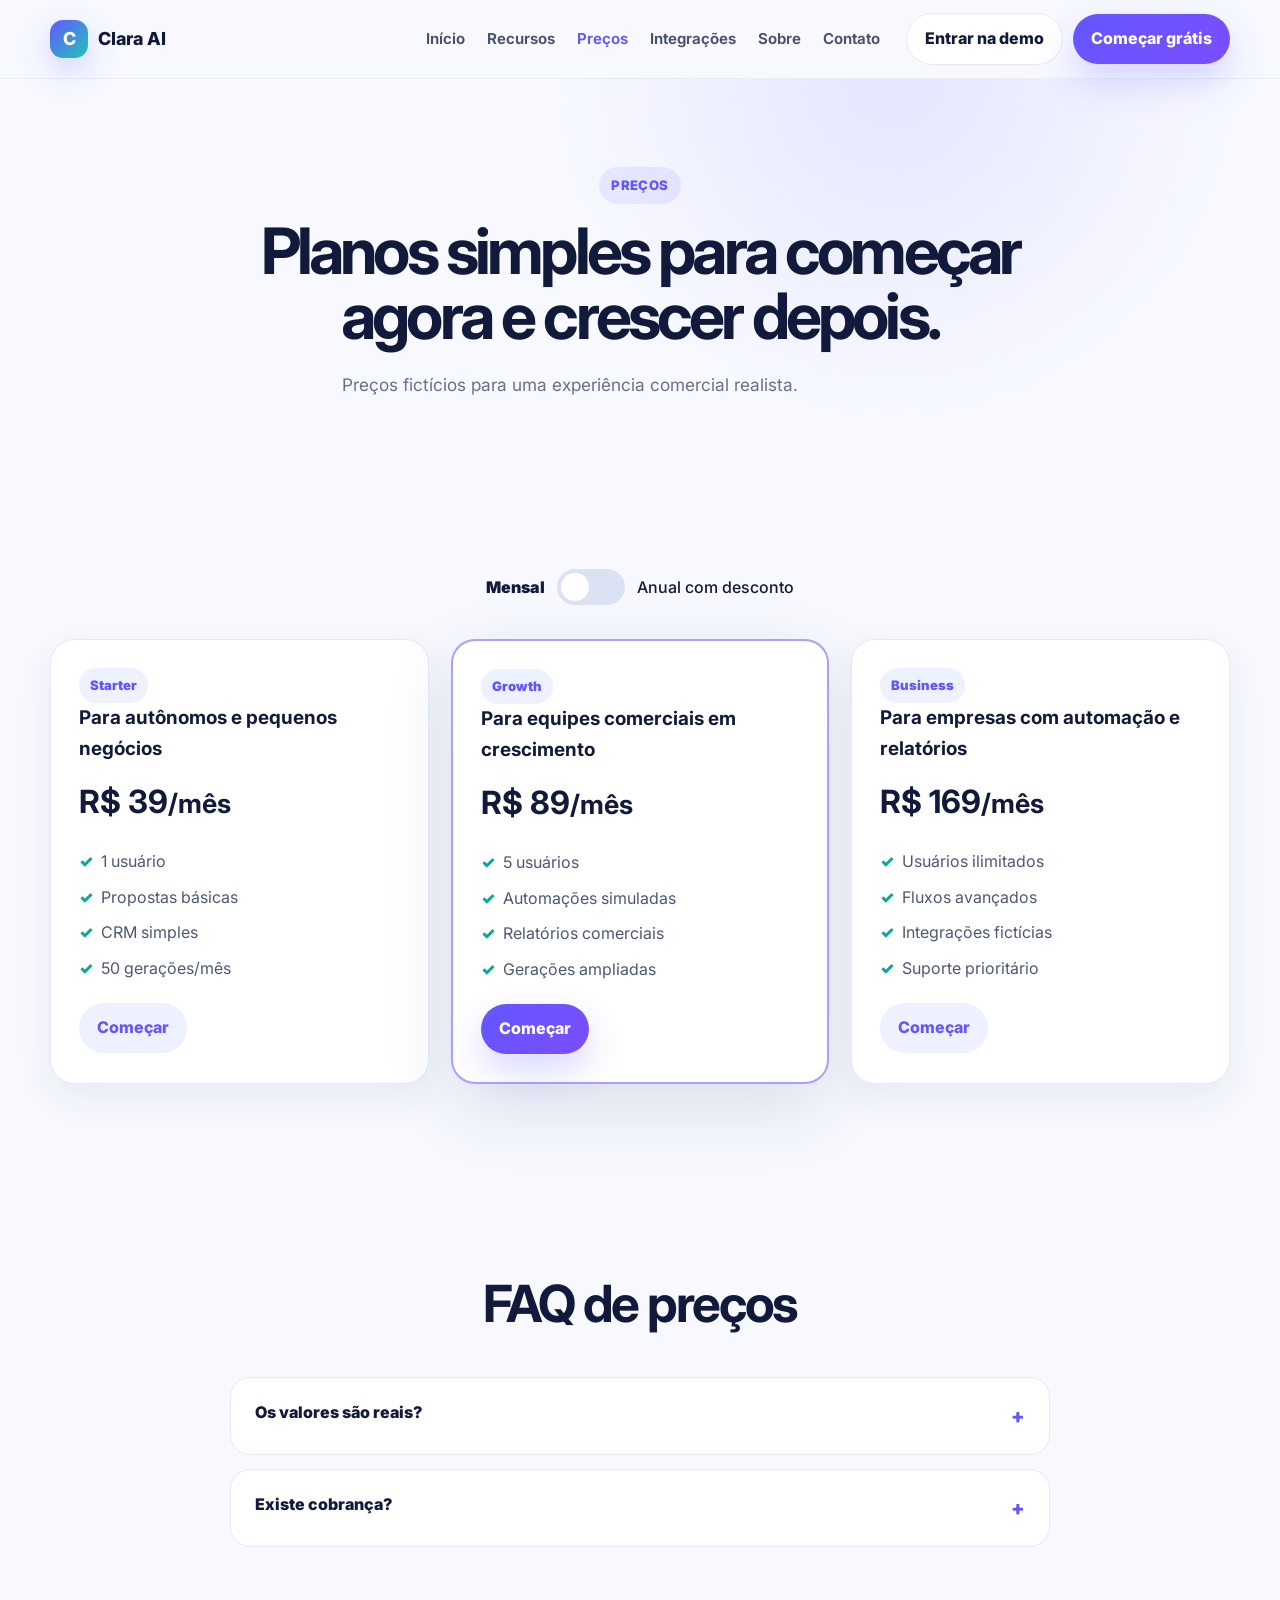
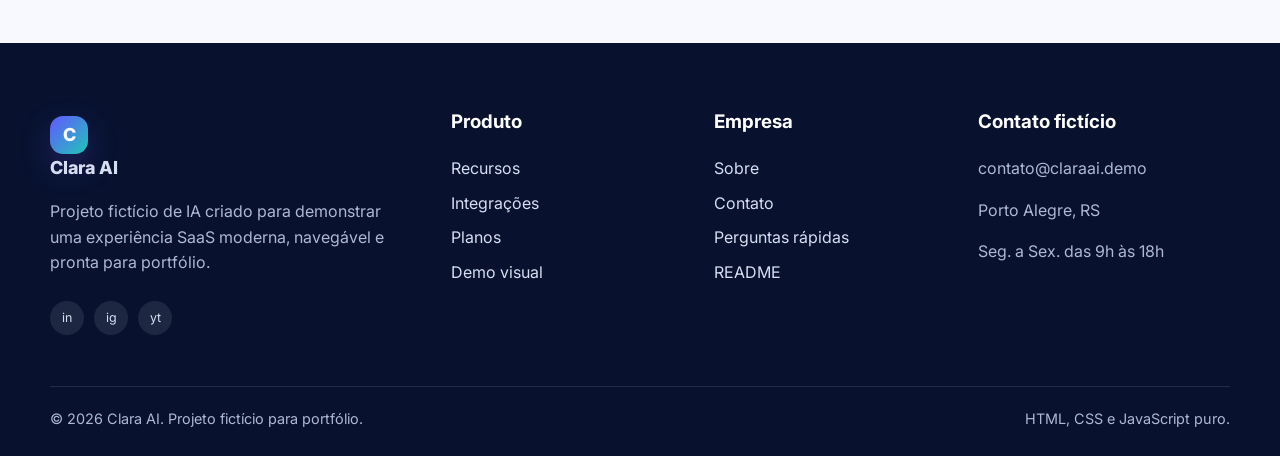
<file: precos.html>
<!DOCTYPE html><html lang="pt-BR"><head><meta charset="UTF-8"><meta name="viewport" content="width=device-width, initial-scale=1.0"><title>Preços — Clara AI</title><meta name="description" content="Planos fictícios da Clara AI."><meta name="theme-color" content="#6257ff"><link rel="preconnect" href="https://fonts.googleapis.com"><link rel="preconnect" href="https://fonts.gstatic.com" crossorigin><link href="https://fonts.googleapis.com/css2?family=Inter:wght@400;500;600;700;800&display=swap" rel="stylesheet"><link rel="stylesheet" href="assets/css/style.css"></head><body><a class="skip-link" href="#conteudo">Pular para o conteúdo</a><header class="site-header" data-header><div class="container header-inner"><a class="brand" href="index.html"><span class="brand-mark">C</span><span>Clara AI</span></a><button class="menu-toggle" type="button" aria-label="Abrir menu" aria-expanded="false" data-menu-toggle><span></span><span></span><span></span></button><nav class="main-nav" aria-label="Menu principal" data-main-nav><a href="index.html">Início</a><a href="recursos.html">Recursos</a><a href="precos.html">Preços</a><a href="integracoes.html">Integrações</a><a href="sobre.html">Sobre</a><a href="contato.html">Contato</a></nav><div class="header-actions"><a class="btn btn-ghost" href="demo.html">Entrar na demo</a><a class="btn btn-primary" href="precos.html">Começar grátis</a></div></div></header><main id="conteudo"><section class="page-hero"><div class="container narrow reveal"><span class="eyebrow">Preços</span><h1>Planos simples para começar agora e crescer depois.</h1><p>Preços fictícios para uma experiência comercial realista.</p></div></section><section class="section"><div class="container"><div class="price-toggle"><span data-monthly-label>Mensal</span><button class="switch" type="button" aria-label="Alternar cobrança anual" data-price-switch><span></span></button><span data-annual-label>Anual com desconto</span></div><div class="cards-grid three"><article class="price-card  reveal"><span class="plan-tag">Starter</span><h3>Para autônomos e pequenos negócios</h3><strong><span data-monthly="39" data-annual="31">R$ 39</span><small data-period>/mês</small></strong><ul class="price-list"><li>1 usuário</li><li>Propostas básicas</li><li>CRM simples</li><li>50 gerações/mês</li></ul><a class="btn btn-soft" href="contato.html">Começar</a></article><article class="price-card price-card-featured reveal"><span class="plan-tag">Growth</span><h3>Para equipes comerciais em crescimento</h3><strong><span data-monthly="89" data-annual="71">R$ 89</span><small data-period>/mês</small></strong><ul class="price-list"><li>5 usuários</li><li>Automações simuladas</li><li>Relatórios comerciais</li><li>Gerações ampliadas</li></ul><a class="btn btn-primary" href="contato.html">Começar</a></article><article class="price-card  reveal"><span class="plan-tag">Business</span><h3>Para empresas com automação e relatórios</h3><strong><span data-monthly="169" data-annual="135">R$ 169</span><small data-period>/mês</small></strong><ul class="price-list"><li>Usuários ilimitados</li><li>Fluxos avançados</li><li>Integrações fictícias</li><li>Suporte prioritário</li></ul><a class="btn btn-soft" href="contato.html">Começar</a></article></div></div></section><section class="section faq-section"><div class="container narrow"><div class="section-heading"><h2>FAQ de preços</h2></div><div class="faq-list"><article class="faq-item"><button class="faq-question" type="button">Os valores são reais?</button><div class="faq-answer"><p>Não. São valores fictícios para compor o case de portfólio.</p></div></article><article class="faq-item"><button class="faq-question" type="button">Existe cobrança?</button><div class="faq-answer"><p>Não há cobrança, checkout ou integração de pagamento.</p></div></article></div></div></section></main><footer class="site-footer"><div class="container footer-grid"><div class="footer-brand"><a class="brand brand-footer" href="index.html"><span class="brand-mark">C</span><span>Clara AI</span></a><p>Projeto fictício de IA criado para demonstrar uma experiência SaaS moderna, navegável e pronta para portfólio.</p><div class="social-links"><a href="#">in</a><a href="#">ig</a><a href="#">yt</a></div></div><div><h3>Produto</h3><a href="recursos.html">Recursos</a><a href="integracoes.html">Integrações</a><a href="precos.html">Planos</a><a href="demo.html">Demo visual</a></div><div><h3>Empresa</h3><a href="sobre.html">Sobre</a><a href="contato.html">Contato</a><a href="contato.html#faq-contato">Perguntas rápidas</a><a href="README.md">README</a></div><div><h3>Contato fictício</h3><p>contato@claraai.demo</p><p>Porto Alegre, RS</p><p>Seg. a Sex. das 9h às 18h</p></div></div><div class="container footer-bottom"><span>© 2026 Clara AI. Projeto fictício para portfólio.</span><span>HTML, CSS e JavaScript puro.</span></div></footer><button class="back-to-top" type="button" aria-label="Voltar ao topo" data-back-to-top>↑</button><script src="assets/js/script.js"></script></body></html>
</file>
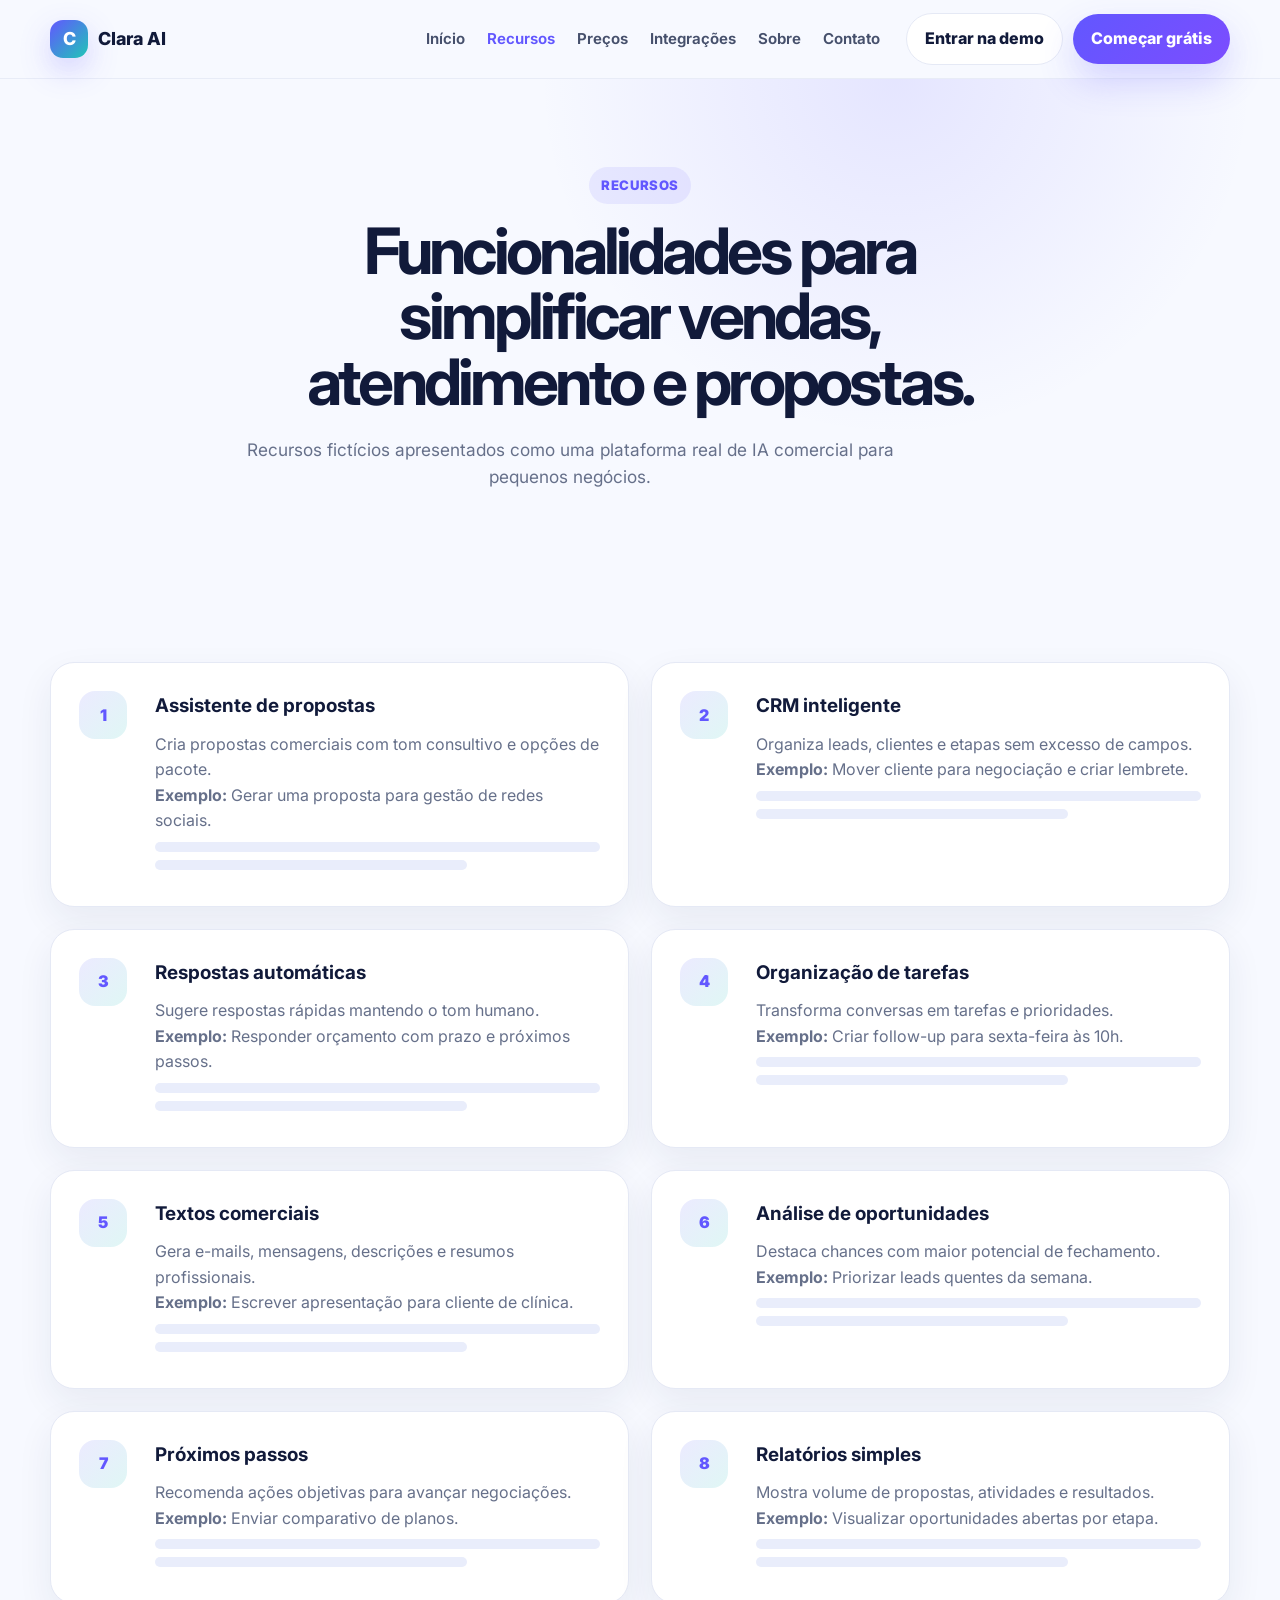
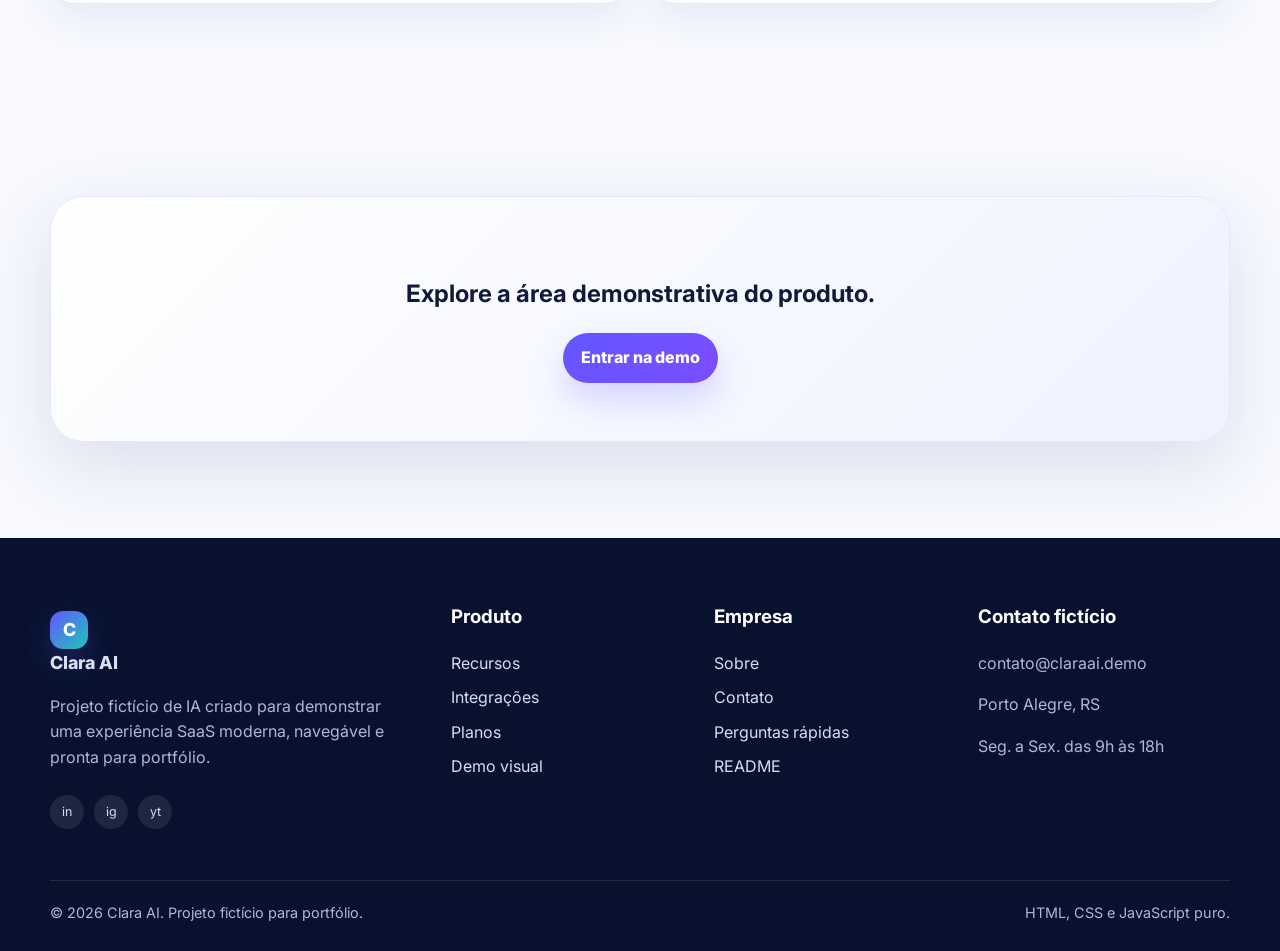
<file: recursos.html>
<!DOCTYPE html><html lang="pt-BR"><head><meta charset="UTF-8"><meta name="viewport" content="width=device-width, initial-scale=1.0"><title>Recursos — Clara AI</title><meta name="description" content="Funcionalidades da Clara AI fictícia."><meta name="theme-color" content="#6257ff"><link rel="preconnect" href="https://fonts.googleapis.com"><link rel="preconnect" href="https://fonts.gstatic.com" crossorigin><link href="https://fonts.googleapis.com/css2?family=Inter:wght@400;500;600;700;800&display=swap" rel="stylesheet"><link rel="stylesheet" href="assets/css/style.css"></head><body><a class="skip-link" href="#conteudo">Pular para o conteúdo</a><header class="site-header" data-header><div class="container header-inner"><a class="brand" href="index.html"><span class="brand-mark">C</span><span>Clara AI</span></a><button class="menu-toggle" type="button" aria-label="Abrir menu" aria-expanded="false" data-menu-toggle><span></span><span></span><span></span></button><nav class="main-nav" aria-label="Menu principal" data-main-nav><a href="index.html">Início</a><a href="recursos.html">Recursos</a><a href="precos.html">Preços</a><a href="integracoes.html">Integrações</a><a href="sobre.html">Sobre</a><a href="contato.html">Contato</a></nav><div class="header-actions"><a class="btn btn-ghost" href="demo.html">Entrar na demo</a><a class="btn btn-primary" href="precos.html">Começar grátis</a></div></div></header><main id="conteudo"><section class="page-hero"><div class="container narrow reveal"><span class="eyebrow">Recursos</span><h1>Funcionalidades para simplificar vendas, atendimento e propostas.</h1><p>Recursos fictícios apresentados como uma plataforma real de IA comercial para pequenos negócios.</p></div></section><section class="section"><div class="container resource-grid"><article class="resource-card reveal"><span class="icon-bubble">1</span><div><h3>Assistente de propostas</h3><p>Cria propostas comerciais com tom consultivo e opções de pacote.</p><p><strong>Exemplo:</strong> Gerar uma proposta para gestão de redes sociais.</p><div class="mock-line"></div><div class="mock-line" style="width:70%"></div></div></article><article class="resource-card reveal"><span class="icon-bubble">2</span><div><h3>CRM inteligente</h3><p>Organiza leads, clientes e etapas sem excesso de campos.</p><p><strong>Exemplo:</strong> Mover cliente para negociação e criar lembrete.</p><div class="mock-line"></div><div class="mock-line" style="width:70%"></div></div></article><article class="resource-card reveal"><span class="icon-bubble">3</span><div><h3>Respostas automáticas</h3><p>Sugere respostas rápidas mantendo o tom humano.</p><p><strong>Exemplo:</strong> Responder orçamento com prazo e próximos passos.</p><div class="mock-line"></div><div class="mock-line" style="width:70%"></div></div></article><article class="resource-card reveal"><span class="icon-bubble">4</span><div><h3>Organização de tarefas</h3><p>Transforma conversas em tarefas e prioridades.</p><p><strong>Exemplo:</strong> Criar follow-up para sexta-feira às 10h.</p><div class="mock-line"></div><div class="mock-line" style="width:70%"></div></div></article><article class="resource-card reveal"><span class="icon-bubble">5</span><div><h3>Textos comerciais</h3><p>Gera e-mails, mensagens, descrições e resumos profissionais.</p><p><strong>Exemplo:</strong> Escrever apresentação para cliente de clínica.</p><div class="mock-line"></div><div class="mock-line" style="width:70%"></div></div></article><article class="resource-card reveal"><span class="icon-bubble">6</span><div><h3>Análise de oportunidades</h3><p>Destaca chances com maior potencial de fechamento.</p><p><strong>Exemplo:</strong> Priorizar leads quentes da semana.</p><div class="mock-line"></div><div class="mock-line" style="width:70%"></div></div></article><article class="resource-card reveal"><span class="icon-bubble">7</span><div><h3>Próximos passos</h3><p>Recomenda ações objetivas para avançar negociações.</p><p><strong>Exemplo:</strong> Enviar comparativo de planos.</p><div class="mock-line"></div><div class="mock-line" style="width:70%"></div></div></article><article class="resource-card reveal"><span class="icon-bubble">8</span><div><h3>Relatórios simples</h3><p>Mostra volume de propostas, atividades e resultados.</p><p><strong>Exemplo:</strong> Visualizar oportunidades abertas por etapa.</p><div class="mock-line"></div><div class="mock-line" style="width:70%"></div></div></article></div></section><section class="section final-cta"><div class="container cta-card reveal"><h2>Explore a área demonstrativa do produto.</h2><a class="btn btn-primary" href="demo.html">Entrar na demo</a></div></section></main><footer class="site-footer"><div class="container footer-grid"><div class="footer-brand"><a class="brand brand-footer" href="index.html"><span class="brand-mark">C</span><span>Clara AI</span></a><p>Projeto fictício de IA criado para demonstrar uma experiência SaaS moderna, navegável e pronta para portfólio.</p><div class="social-links"><a href="#">in</a><a href="#">ig</a><a href="#">yt</a></div></div><div><h3>Produto</h3><a href="recursos.html">Recursos</a><a href="integracoes.html">Integrações</a><a href="precos.html">Planos</a><a href="demo.html">Demo visual</a></div><div><h3>Empresa</h3><a href="sobre.html">Sobre</a><a href="contato.html">Contato</a><a href="contato.html#faq-contato">Perguntas rápidas</a><a href="README.md">README</a></div><div><h3>Contato fictício</h3><p>contato@claraai.demo</p><p>Porto Alegre, RS</p><p>Seg. a Sex. das 9h às 18h</p></div></div><div class="container footer-bottom"><span>© 2026 Clara AI. Projeto fictício para portfólio.</span><span>HTML, CSS e JavaScript puro.</span></div></footer><button class="back-to-top" type="button" aria-label="Voltar ao topo" data-back-to-top>↑</button><script src="assets/js/script.js"></script></body></html>
</file>
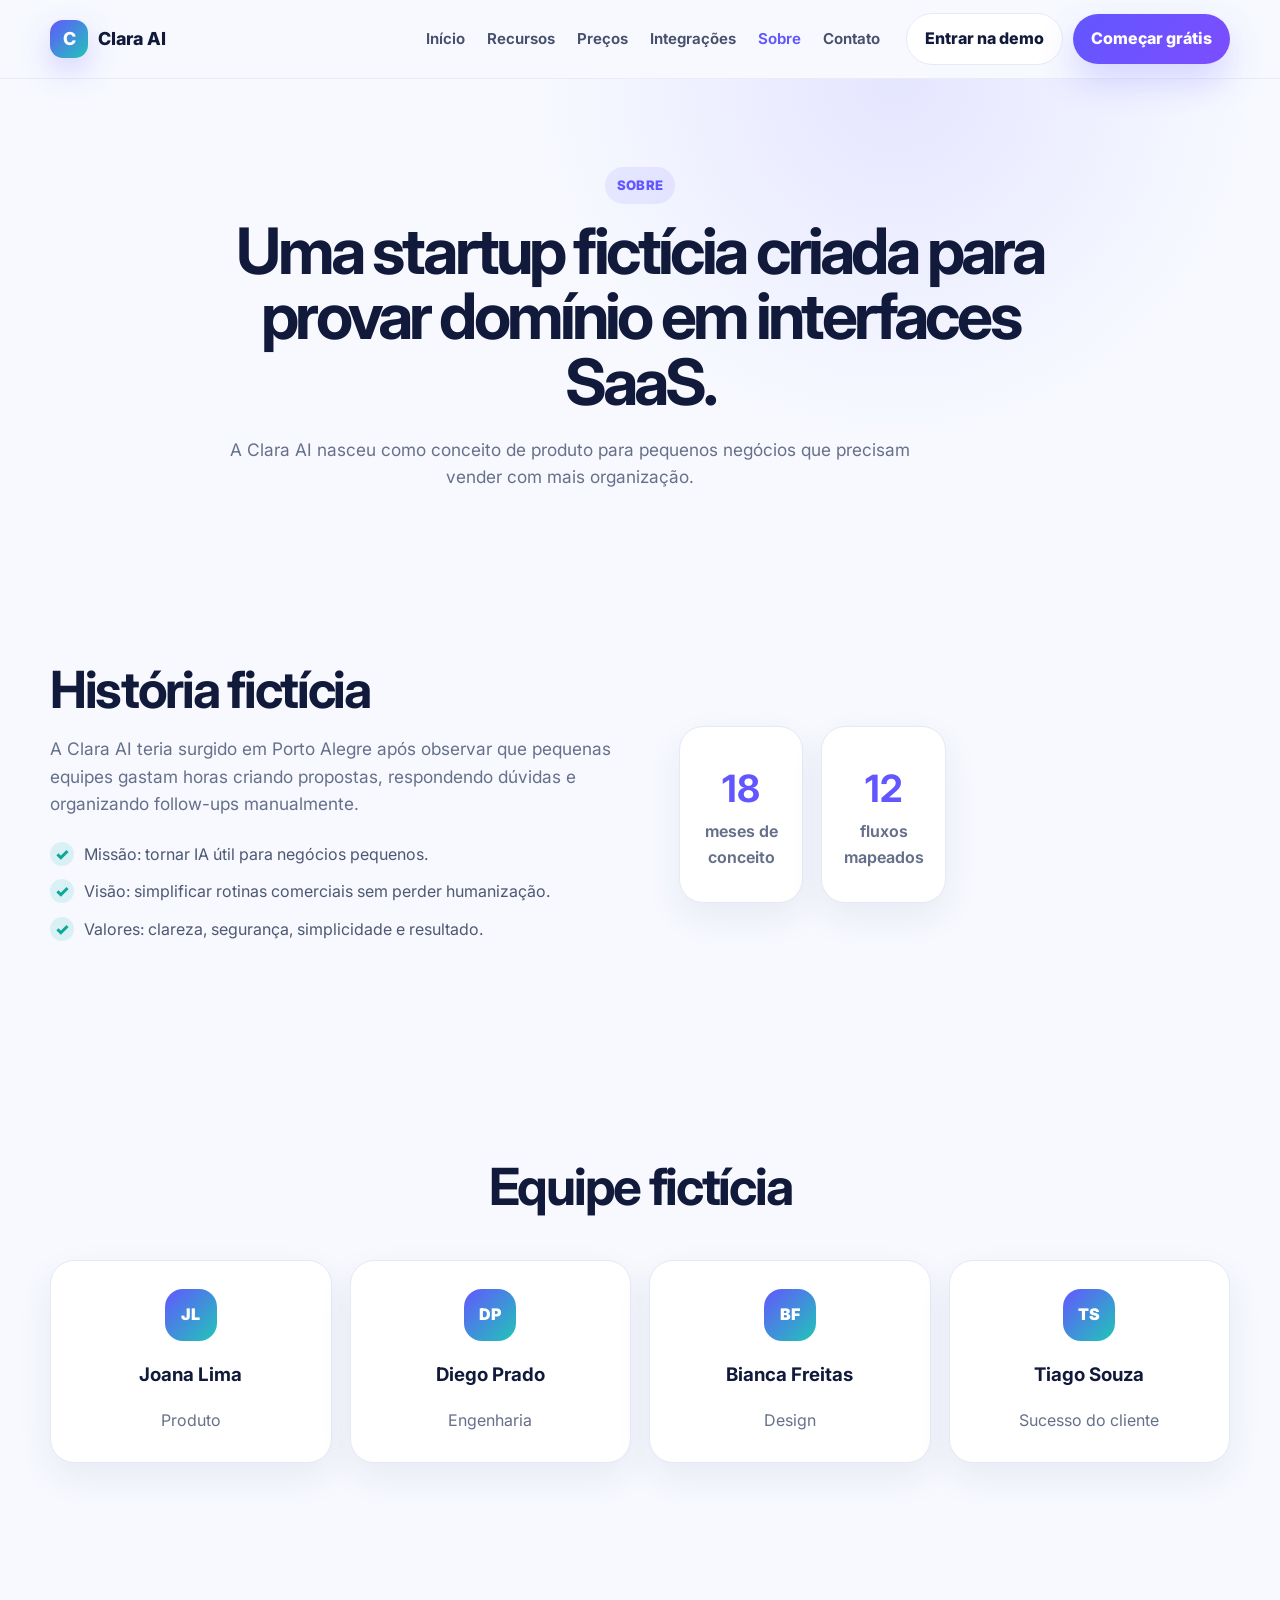
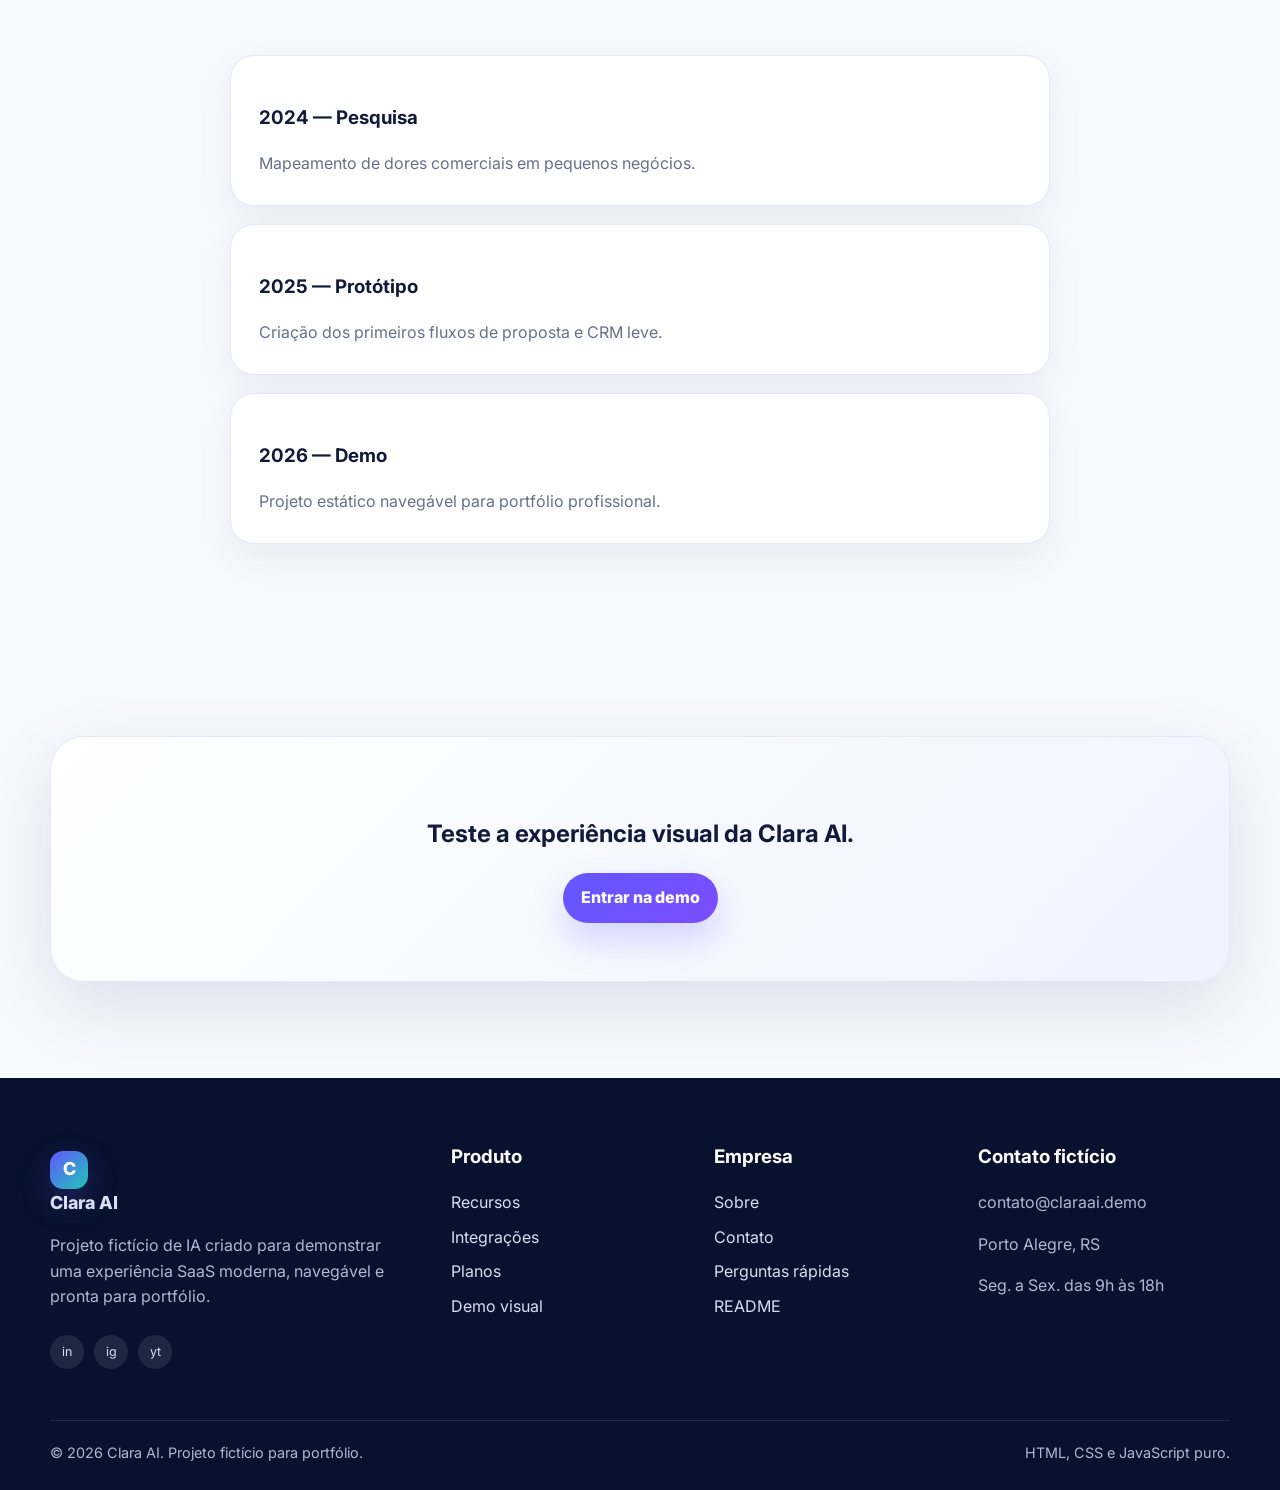
<file: sobre.html>
<!DOCTYPE html><html lang="pt-BR"><head><meta charset="UTF-8"><meta name="viewport" content="width=device-width, initial-scale=1.0"><title>Sobre — Clara AI</title><meta name="description" content="Sobre a startup fictícia Clara AI."><meta name="theme-color" content="#6257ff"><link rel="preconnect" href="https://fonts.googleapis.com"><link rel="preconnect" href="https://fonts.gstatic.com" crossorigin><link href="https://fonts.googleapis.com/css2?family=Inter:wght@400;500;600;700;800&display=swap" rel="stylesheet"><link rel="stylesheet" href="assets/css/style.css"></head><body><a class="skip-link" href="#conteudo">Pular para o conteúdo</a><header class="site-header" data-header><div class="container header-inner"><a class="brand" href="index.html"><span class="brand-mark">C</span><span>Clara AI</span></a><button class="menu-toggle" type="button" aria-label="Abrir menu" aria-expanded="false" data-menu-toggle><span></span><span></span><span></span></button><nav class="main-nav" aria-label="Menu principal" data-main-nav><a href="index.html">Início</a><a href="recursos.html">Recursos</a><a href="precos.html">Preços</a><a href="integracoes.html">Integrações</a><a href="sobre.html">Sobre</a><a href="contato.html">Contato</a></nav><div class="header-actions"><a class="btn btn-ghost" href="demo.html">Entrar na demo</a><a class="btn btn-primary" href="precos.html">Começar grátis</a></div></div></header><main id="conteudo"><section class="page-hero"><div class="container narrow reveal"><span class="eyebrow">Sobre</span><h1>Uma startup fictícia criada para provar domínio em interfaces SaaS.</h1><p>A Clara AI nasceu como conceito de produto para pequenos negócios que precisam vender com mais organização.</p></div></section><section class="section"><div class="container about-grid"><div class="section-copy reveal"><h2>História fictícia</h2><p>A Clara AI teria surgido em Porto Alegre após observar que pequenas equipes gastam horas criando propostas, respondendo dúvidas e organizando follow-ups manualmente.</p><ul class="check-list"><li>Missão: tornar IA útil para negócios pequenos.</li><li>Visão: simplificar rotinas comerciais sem perder humanização.</li><li>Valores: clareza, segurança, simplicidade e resultado.</li></ul></div><div class="stats-grid"><div class="stat-card reveal"><strong>18</strong><span>meses de conceito</span></div><div class="stat-card reveal"><strong>12</strong><span>fluxos mapeados</span></div></div></div></section><section class="section"><div class="container"><div class="section-heading"><h2>Equipe fictícia</h2></div><div class="team-grid"><article class="team-card reveal"><div class="avatar">JL</div><h3>Joana Lima</h3><p>Produto</p></article><article class="team-card reveal"><div class="avatar">DP</div><h3>Diego Prado</h3><p>Engenharia</p></article><article class="team-card reveal"><div class="avatar">BF</div><h3>Bianca Freitas</h3><p>Design</p></article><article class="team-card reveal"><div class="avatar">TS</div><h3>Tiago Souza</h3><p>Sucesso do cliente</p></article></div></div></section><section class="section"><div class="container narrow timeline"><article class="timeline-item reveal"><h3>2024 — Pesquisa</h3><p>Mapeamento de dores comerciais em pequenos negócios.</p></article><article class="timeline-item reveal"><h3>2025 — Protótipo</h3><p>Criação dos primeiros fluxos de proposta e CRM leve.</p></article><article class="timeline-item reveal"><h3>2026 — Demo</h3><p>Projeto estático navegável para portfólio profissional.</p></article></div></section><section class="section final-cta"><div class="container cta-card reveal"><h2>Teste a experiência visual da Clara AI.</h2><a class="btn btn-primary" href="demo.html">Entrar na demo</a></div></section></main><footer class="site-footer"><div class="container footer-grid"><div class="footer-brand"><a class="brand brand-footer" href="index.html"><span class="brand-mark">C</span><span>Clara AI</span></a><p>Projeto fictício de IA criado para demonstrar uma experiência SaaS moderna, navegável e pronta para portfólio.</p><div class="social-links"><a href="#">in</a><a href="#">ig</a><a href="#">yt</a></div></div><div><h3>Produto</h3><a href="recursos.html">Recursos</a><a href="integracoes.html">Integrações</a><a href="precos.html">Planos</a><a href="demo.html">Demo visual</a></div><div><h3>Empresa</h3><a href="sobre.html">Sobre</a><a href="contato.html">Contato</a><a href="contato.html#faq-contato">Perguntas rápidas</a><a href="README.md">README</a></div><div><h3>Contato fictício</h3><p>contato@claraai.demo</p><p>Porto Alegre, RS</p><p>Seg. a Sex. das 9h às 18h</p></div></div><div class="container footer-bottom"><span>© 2026 Clara AI. Projeto fictício para portfólio.</span><span>HTML, CSS e JavaScript puro.</span></div></footer><button class="back-to-top" type="button" aria-label="Voltar ao topo" data-back-to-top>↑</button><script src="assets/js/script.js"></script></body></html>
</file>
<file: assets/css/style.css>
:root{--bg:#f7f9ff;--surface:#fff;--ink:#111a3a;--muted:#66708a;--line:#e5e9f5;--primary:#6257ff;--primary2:#20c6b7;--accent:#7c4dff;--soft:#eef1ff;--shadow:0 24px 70px rgba(35,45,90,.12);--radius:24px;--container:1180px}*{box-sizing:border-box}html{scroll-behavior:smooth}body{margin:0;font-family:Inter,system-ui,-apple-system,Segoe UI,sans-serif;background:var(--bg);color:var(--ink);line-height:1.6}a{color:inherit;text-decoration:none}img,svg{max-width:100%}button,input,textarea,select{font:inherit}.skip-link{position:absolute;left:-999px;top:8px;background:var(--ink);color:#fff;padding:10px 14px;border-radius:10px;z-index:99}.skip-link:focus{left:8px}.container{width:min(var(--container),calc(100% - 40px));margin-inline:auto}.section{padding:96px 0}.narrow{max-width:820px}.site-header{position:sticky;top:0;z-index:50;background:rgba(247,249,255,.82);backdrop-filter:blur(18px);border-bottom:1px solid rgba(229,233,245,.8)}.header-inner{height:78px;display:flex;align-items:center;gap:26px}.brand{display:inline-flex;align-items:center;gap:10px;font-weight:800;font-size:1.12rem}.brand-mark{width:38px;height:38px;border-radius:13px;background:linear-gradient(135deg,var(--primary),var(--primary2));color:#fff;display:grid;place-items:center;box-shadow:0 12px 30px rgba(98,87,255,.25)}.main-nav{display:flex;align-items:center;gap:22px;margin-left:auto}.main-nav a{font-weight:650;color:#46506c;font-size:.94rem}.main-nav a:hover,.main-nav a.active{color:var(--primary)}.header-actions{display:flex;align-items:center;gap:10px}.btn{display:inline-flex;align-items:center;justify-content:center;gap:8px;border:0;border-radius:999px;padding:12px 18px;font-weight:800;cursor:pointer;transition:.2s ease;white-space:nowrap}.btn:focus,.faq-question:focus,.menu-toggle:focus,.filter-btn:focus,input:focus,textarea:focus,select:focus{outline:3px solid rgba(98,87,255,.25);outline-offset:2px}.btn:hover{transform:translateY(-2px)}.btn-primary{background:linear-gradient(135deg,var(--primary),var(--accent));color:#fff;box-shadow:0 16px 36px rgba(98,87,255,.24)}.btn-soft{background:var(--soft);color:var(--primary)}.btn-ghost{background:#fff;color:var(--ink);border:1px solid var(--line)}.btn-large{padding:15px 22px}.menu-toggle{display:none;width:44px;height:44px;border:1px solid var(--line);background:#fff;border-radius:14px;padding:10px}.menu-toggle span{display:block;height:2px;background:var(--ink);margin:5px 0;border-radius:5px}.hero{position:relative;overflow:hidden;padding-top:105px}.hero:before{content:"";position:absolute;inset:-220px -120px auto auto;width:620px;height:620px;background:radial-gradient(circle,rgba(98,87,255,.18),transparent 62%);pointer-events:none}.hero-grid,.two-col,.showcase-grid,.contact-grid,.about-grid{display:grid;grid-template-columns:1.02fr .98fr;gap:56px;align-items:center}.eyebrow{display:inline-flex;align-items:center;gap:8px;margin-bottom:14px;padding:8px 12px;border-radius:999px;background:rgba(98,87,255,.1);color:var(--primary);font-size:.82rem;font-weight:850;letter-spacing:.03em;text-transform:uppercase}.hero h1,.page-hero h1{font-size:clamp(2.45rem,5vw,5.25rem);line-height:1.02;margin:0 0 22px;letter-spacing:-.06em}.hero-text,.page-hero p,.section-heading p,.section-copy p{font-size:1.08rem;color:var(--muted);max-width:680px}.hero-actions{display:flex;flex-wrap:wrap;gap:12px;margin:30px 0}.trust-row{display:flex;gap:24px;flex-wrap:wrap;margin-top:24px}.trust-row div{min-width:135px}.trust-row strong{display:block;font-size:1.35rem}.trust-row span{color:var(--muted);font-size:.9rem}.hero-visual{position:relative}.mockup{background:#fff;border:1px solid var(--line);border-radius:30px;box-shadow:var(--shadow);overflow:hidden}.mockup-topbar{height:54px;display:flex;align-items:center;gap:8px;border-bottom:1px solid var(--line);padding:0 18px;color:#69728b}.mockup-topbar span{width:10px;height:10px;border-radius:50%;background:#d8deef}.mockup-topbar strong{margin-left:10px;color:var(--ink);font-size:.9rem}.mockup-body{display:grid;grid-template-columns:70px 1fr;min-height:390px}.mockup-sidebar{background:#f2f5ff;padding:24px 18px;display:flex;flex-direction:column;gap:14px}.mockup-sidebar span{height:36px;border-radius:12px;background:#dde4fb}.mockup-sidebar .active{background:linear-gradient(135deg,var(--primary),var(--primary2))}.mockup-content{padding:24px}.mockup-stat-row{display:grid;grid-template-columns:1fr 1fr;gap:14px}.mini-card,.ai-card,.floating-card,.feature-card,.step-card,.stat-card,.testimonial-card,.price-card,.integration-card,.resource-card,.team-card,.timeline-item,.contact-card,.metric-card,.table-card,.proposal-card,.prompt-card{background:#fff;border:1px solid var(--line);border-radius:var(--radius);box-shadow:0 14px 36px rgba(35,45,90,.07)}.mini-card{padding:18px}.mini-card span,.ai-card span{color:var(--muted);font-size:.86rem}.mini-card strong{display:block;font-size:1.75rem;margin-top:4px}.ai-card{display:flex;gap:16px;align-items:flex-start;margin:16px 0;padding:18px}.ai-card p{margin:4px 0 0}.ai-orb{width:42px;height:42px;flex:0 0 42px;border-radius:16px;background:radial-gradient(circle at 30% 20%,#fff,transparent 25%),linear-gradient(135deg,var(--primary),var(--primary2))}.chart-bars{height:148px;background:#f8faff;border:1px solid var(--line);border-radius:20px;padding:18px;display:flex;align-items:end;gap:12px}.chart-bars span{flex:1;height:var(--h);border-radius:12px 12px 4px 4px;background:linear-gradient(180deg,var(--primary),var(--primary2))}.floating-card{position:absolute;padding:16px 18px}.floating-card strong{display:block}.floating-card span{color:var(--muted);font-size:.88rem}.card-time{left:-26px;bottom:54px}.card-deal{right:-18px;top:86px}.client-strip{padding:34px 0;background:#fff;border-block:1px solid var(--line)}.client-strip p{text-align:center;color:var(--muted);margin:0 0 20px}.logo-grid{display:grid;grid-template-columns:repeat(5,1fr);gap:14px}.logo-grid span{padding:18px;border:1px solid var(--line);border-radius:18px;text-align:center;font-weight:850;color:#7b849b;background:#fbfcff}.section-heading{text-align:center;max-width:820px;margin:0 auto 46px}.section-heading h2,.section-copy h2{font-size:clamp(2rem,4vw,3.35rem);line-height:1.08;margin:0 0 14px;letter-spacing:-.045em}.cards-grid{display:grid;gap:22px}.cards-grid.three{grid-template-columns:repeat(3,1fr)}.feature-card,.testimonial-card,.price-card,.resource-card,.integration-card,.team-card,.timeline-item,.contact-card{padding:28px}.icon-bubble{width:48px;height:48px;border-radius:16px;background:linear-gradient(135deg,rgba(98,87,255,.12),rgba(32,198,183,.14));color:var(--primary);display:grid;place-items:center;font-weight:900;margin-bottom:18px}.feature-card h3,.step-card h3,.price-card h3,.resource-card h3,.integration-card h3{margin:0 0 10px;font-size:1.18rem}.feature-card p,.step-card p,.price-card p,.resource-card p,.integration-card p,.testimonial-card p,.team-card p,.timeline-item p,.contact-card p{margin:0;color:var(--muted)}.pain-grid{display:grid;grid-template-columns:1fr 1fr;gap:16px}.pain-grid article{padding:22px;border-radius:22px;background:#fff;border:1px solid var(--line)}.check-list{padding:0;margin:24px 0;list-style:none}.check-list li{margin:12px 0;color:#4d5873}.check-list li:before{content:"✓";display:inline-grid;place-items:center;width:24px;height:24px;margin-right:10px;border-radius:50%;background:rgba(32,198,183,.14);color:#0aa898;font-weight:900}.automation-art{position:relative;height:360px;background:linear-gradient(135deg,#fff,#f0f4ff);border:1px solid var(--line);border-radius:34px;box-shadow:var(--shadow);overflow:hidden}.automation-art svg{position:absolute;inset:0;width:100%;height:100%;fill:none;stroke:rgba(98,87,255,.35);stroke-width:5;stroke-linecap:round}.node{position:absolute;z-index:2;padding:14px 18px;border-radius:18px;background:#fff;border:1px solid var(--line);font-weight:850;box-shadow:0 14px 32px rgba(35,45,90,.12)}.node-a{left:42px;top:56px}.node-b{left:42%;top:128px;background:linear-gradient(135deg,var(--primary),var(--primary2));color:#fff}.node-c{right:45px;top:82px}.node-d{right:58px;bottom:58px}.steps{display:grid;grid-template-columns:repeat(3,1fr);gap:22px}.step-card{padding:30px}.step-card span{display:inline-grid;place-items:center;width:42px;height:42px;border-radius:50%;background:var(--ink);color:#fff;font-weight:900;margin-bottom:20px}.stats-grid{display:grid;grid-template-columns:repeat(4,1fr);gap:18px}.stat-card{text-align:center;padding:32px 20px}.stat-card strong{display:block;font-size:2.35rem;color:var(--primary)}.stat-card span{color:var(--muted);font-weight:650}.avatar{width:52px;height:52px;border-radius:18px;background:linear-gradient(135deg,var(--primary),var(--primary2));color:#fff;display:grid;place-items:center;font-weight:900;margin-bottom:18px}.testimonial-card strong{display:block;margin-top:18px}.testimonial-card span{color:var(--muted);font-size:.9rem}.plan-tag{display:inline-flex;padding:7px 11px;border-radius:999px;background:var(--soft);color:var(--primary);font-weight:900;font-size:.82rem}.price-card strong{display:block;font-size:2rem;margin:12px 0;color:var(--ink)}.price-card-featured{border:2px solid rgba(98,87,255,.55);transform:translateY(-12px);box-shadow:var(--shadow)}.faq-list{display:grid;gap:14px}.faq-item{background:#fff;border:1px solid var(--line);border-radius:20px;overflow:hidden}.faq-question{width:100%;padding:22px 24px;text-align:left;border:0;background:transparent;font-weight:850;color:var(--ink);cursor:pointer;display:flex;justify-content:space-between;gap:12px}.faq-question:after{content:"+";font-size:1.25rem;color:var(--primary)}.faq-item.open .faq-question:after{content:"−"}.faq-answer{max-height:0;overflow:hidden;transition:max-height .25s ease}.faq-answer p{margin:0;padding:0 24px 22px;color:var(--muted)}.cta-card{text-align:center;padding:58px;border-radius:34px;background:linear-gradient(135deg,#fff,#eff3ff);border:1px solid var(--line);box-shadow:var(--shadow)}.cta-card .hero-actions{justify-content:center}.site-footer{padding:64px 0 26px;background:#08122f;color:#d8def1}.footer-grid{display:grid;grid-template-columns:1.6fr 1fr 1fr 1.1fr;gap:34px}.footer-grid h3{color:#fff;margin-top:0}.footer-grid a{display:block;color:#d8def1;margin:9px 0}.footer-brand p,.footer-grid p{color:#aeb8d4}.brand-footer{color:#fff}.social-links{display:flex;gap:10px}.social-links a{width:34px;height:34px;border-radius:50%;display:grid;place-items:center;background:rgba(255,255,255,.09);font-size:.78rem}.footer-bottom{display:flex;justify-content:space-between;gap:16px;border-top:1px solid rgba(255,255,255,.11);padding-top:20px;margin-top:42px;color:#aeb8d4;font-size:.9rem}.back-to-top{position:fixed;right:18px;bottom:18px;width:44px;height:44px;border:0;border-radius:50%;background:var(--primary);color:#fff;font-size:1.2rem;box-shadow:0 18px 40px rgba(98,87,255,.3);opacity:0;visibility:hidden;cursor:pointer;z-index:45}.back-to-top.show{opacity:1;visibility:visible}.page-hero{padding:88px 0 58px;text-align:center;background:radial-gradient(circle at 70% 0,rgba(98,87,255,.12),transparent 35%)}.page-hero .hero-actions{justify-content:center}.resource-grid{display:grid;grid-template-columns:repeat(2,1fr);gap:22px}.resource-card{display:grid;grid-template-columns:58px 1fr;gap:18px}.resource-card .mock-line{height:10px;border-radius:99px;background:#e9edfb;margin:8px 0}.price-toggle{display:flex;align-items:center;justify-content:center;gap:12px;margin-bottom:34px}.switch{width:68px;height:36px;border:0;border-radius:99px;padding:4px;background:#dbe2f4;cursor:pointer}.switch span{display:block;width:28px;height:28px;border-radius:50%;background:#fff;transition:.2s}.switch.is-annual span{transform:translateX(32px)}.price-list{margin:22px 0;padding:0;list-style:none}.price-list li{margin:10px 0;color:#4d5873}.price-list li:before{content:"✓";color:#0aa898;font-weight:900;margin-right:8px}.filter-bar{display:flex;justify-content:center;gap:10px;flex-wrap:wrap;margin-bottom:30px}.filter-btn{border:1px solid var(--line);background:#fff;padding:10px 14px;border-radius:999px;font-weight:800;cursor:pointer;color:#566079}.filter-btn.active{background:var(--primary);color:#fff;border-color:var(--primary)}.integration-grid{display:grid;grid-template-columns:repeat(4,1fr);gap:18px}.status{display:inline-flex;margin-top:18px;padding:7px 10px;border-radius:999px;font-size:.78rem;font-weight:900;background:#eef1ff;color:var(--primary)}.status.beta{background:#fff4df;color:#a86a00}.status.soon{background:#edf7f4;color:#008a76}.timeline{display:grid;gap:18px}.team-grid{display:grid;grid-template-columns:repeat(4,1fr);gap:18px}.team-card{text-align:center}.team-card .avatar{margin-inline:auto}.form-card{background:#fff;border:1px solid var(--line);border-radius:30px;padding:30px;box-shadow:var(--shadow)}.form-row{display:grid;grid-template-columns:1fr 1fr;gap:14px}.field{display:flex;flex-direction:column;gap:8px;margin-bottom:14px}.field label{font-weight:800}.field input,.field textarea,.field select{border:1px solid var(--line);border-radius:16px;padding:14px 15px;background:#fbfcff;color:var(--ink)}.field.error input,.field.error textarea,.field.error select{border-color:#ff5a70;background:#fff7f8}.field small{color:#ff5a70;min-height:18px}.success-message{display:none;margin-top:16px;padding:14px;border-radius:16px;background:#e9fbf7;color:#087f70;font-weight:800}.success-message.show{display:block}.quick-questions{display:grid;gap:14px}.demo-body{background:#eef2fb}.demo-shell{display:grid;grid-template-columns:270px 1fr;min-height:100vh}.demo-sidebar{background:#08122f;color:#d8def1;padding:26px;position:sticky;top:0;height:100vh}.demo-sidebar nav{display:grid;gap:10px;margin-top:28px}.demo-sidebar a{padding:12px 14px;border-radius:14px;color:#d8def1}.demo-sidebar a.active,.demo-sidebar a:hover{background:rgba(255,255,255,.1);color:#fff}.demo-main{padding:26px}.demo-topbar{display:flex;align-items:center;justify-content:space-between;gap:16px;margin-bottom:22px}.demo-topbar h1{margin:0;font-size:1.7rem}.demo-grid{display:grid;grid-template-columns:1.4fr .9fr;gap:22px}.metric-grid{display:grid;grid-template-columns:repeat(4,1fr);gap:16px;margin-bottom:22px}.metric-card{padding:20px}.metric-card span{color:var(--muted);font-size:.86rem}.metric-card strong{display:block;font-size:1.55rem}.table-card,.proposal-card,.prompt-card{padding:22px;margin-bottom:22px}.table-responsive{overflow:auto}.data-table{width:100%;border-collapse:collapse;min-width:620px}.data-table th,.data-table td{text-align:left;padding:13px;border-bottom:1px solid var(--line)}.data-table th{color:#5c6680;font-size:.86rem}.badge{display:inline-flex;padding:6px 9px;border-radius:999px;background:#eef1ff;color:var(--primary);font-weight:850;font-size:.78rem}.badge.win{background:#e9fbf7;color:#078473}.badge.warn{background:#fff4df;color:#9b6500}.prompt-card textarea{width:100%;min-height:120px;border:1px solid var(--line);border-radius:18px;padding:14px;resize:vertical}.ai-result{margin-top:14px;padding:16px;border-radius:18px;background:#f5f7ff;border:1px solid var(--line);color:#46506c}.demo-chart{height:220px;display:flex;align-items:end;gap:12px;padding:18px;background:#f8faff;border:1px solid var(--line);border-radius:20px}.demo-chart span{flex:1;height:var(--h);border-radius:10px 10px 4px 4px;background:linear-gradient(180deg,var(--primary),var(--primary2));position:relative}.demo-chart span:after{content:attr(data-label);position:absolute;bottom:-26px;left:50%;transform:translateX(-50%);font-size:.75rem;color:var(--muted)}.activity-list{display:grid;gap:12px}.activity-list li{list-style:none;padding:12px;border-radius:14px;background:#f8faff;border:1px solid var(--line);color:#566079}.reveal{opacity:0;transform:translateY(18px);transition:opacity .55s ease,transform .55s ease}.reveal.visible{opacity:1;transform:none}@media (max-width:980px){.header-actions{display:none}.menu-toggle{display:block;margin-left:auto}.main-nav{position:absolute;left:20px;right:20px;top:78px;display:none;flex-direction:column;align-items:stretch;background:#fff;border:1px solid var(--line);border-radius:20px;padding:16px;box-shadow:var(--shadow)}.main-nav.open{display:flex}.main-nav a{padding:12px}.hero-grid,.two-col,.showcase-grid,.contact-grid,.about-grid,.demo-grid{grid-template-columns:1fr}.cards-grid.three,.steps,.stats-grid,.integration-grid,.team-grid,.metric-grid{grid-template-columns:repeat(2,1fr)}.resource-grid{grid-template-columns:1fr}.logo-grid{grid-template-columns:repeat(3,1fr)}.demo-shell{grid-template-columns:1fr}.demo-sidebar{height:auto;position:relative}.demo-sidebar nav{grid-template-columns:repeat(3,1fr)}}@media (max-width:680px){.container{width:min(100% - 28px,var(--container))}.section{padding:68px 0}.hero{padding-top:72px}.hero-actions,.footer-bottom,.demo-topbar{flex-direction:column;align-items:stretch}.cards-grid.three,.steps,.stats-grid,.integration-grid,.team-grid,.metric-grid,.pain-grid,.mockup-stat-row,.form-row{grid-template-columns:1fr}.logo-grid{grid-template-columns:1fr 1fr}.mockup-body{grid-template-columns:1fr}.mockup-sidebar{display:none}.floating-card{position:static;margin-top:12px}.resource-card{grid-template-columns:1fr}.footer-grid{grid-template-columns:1fr}.cta-card{padding:34px 22px}.demo-main{padding:16px}.demo-sidebar nav{grid-template-columns:1fr}.hero h1,.page-hero h1{font-size:2.35rem}.price-card-featured{transform:none}}
</file>
